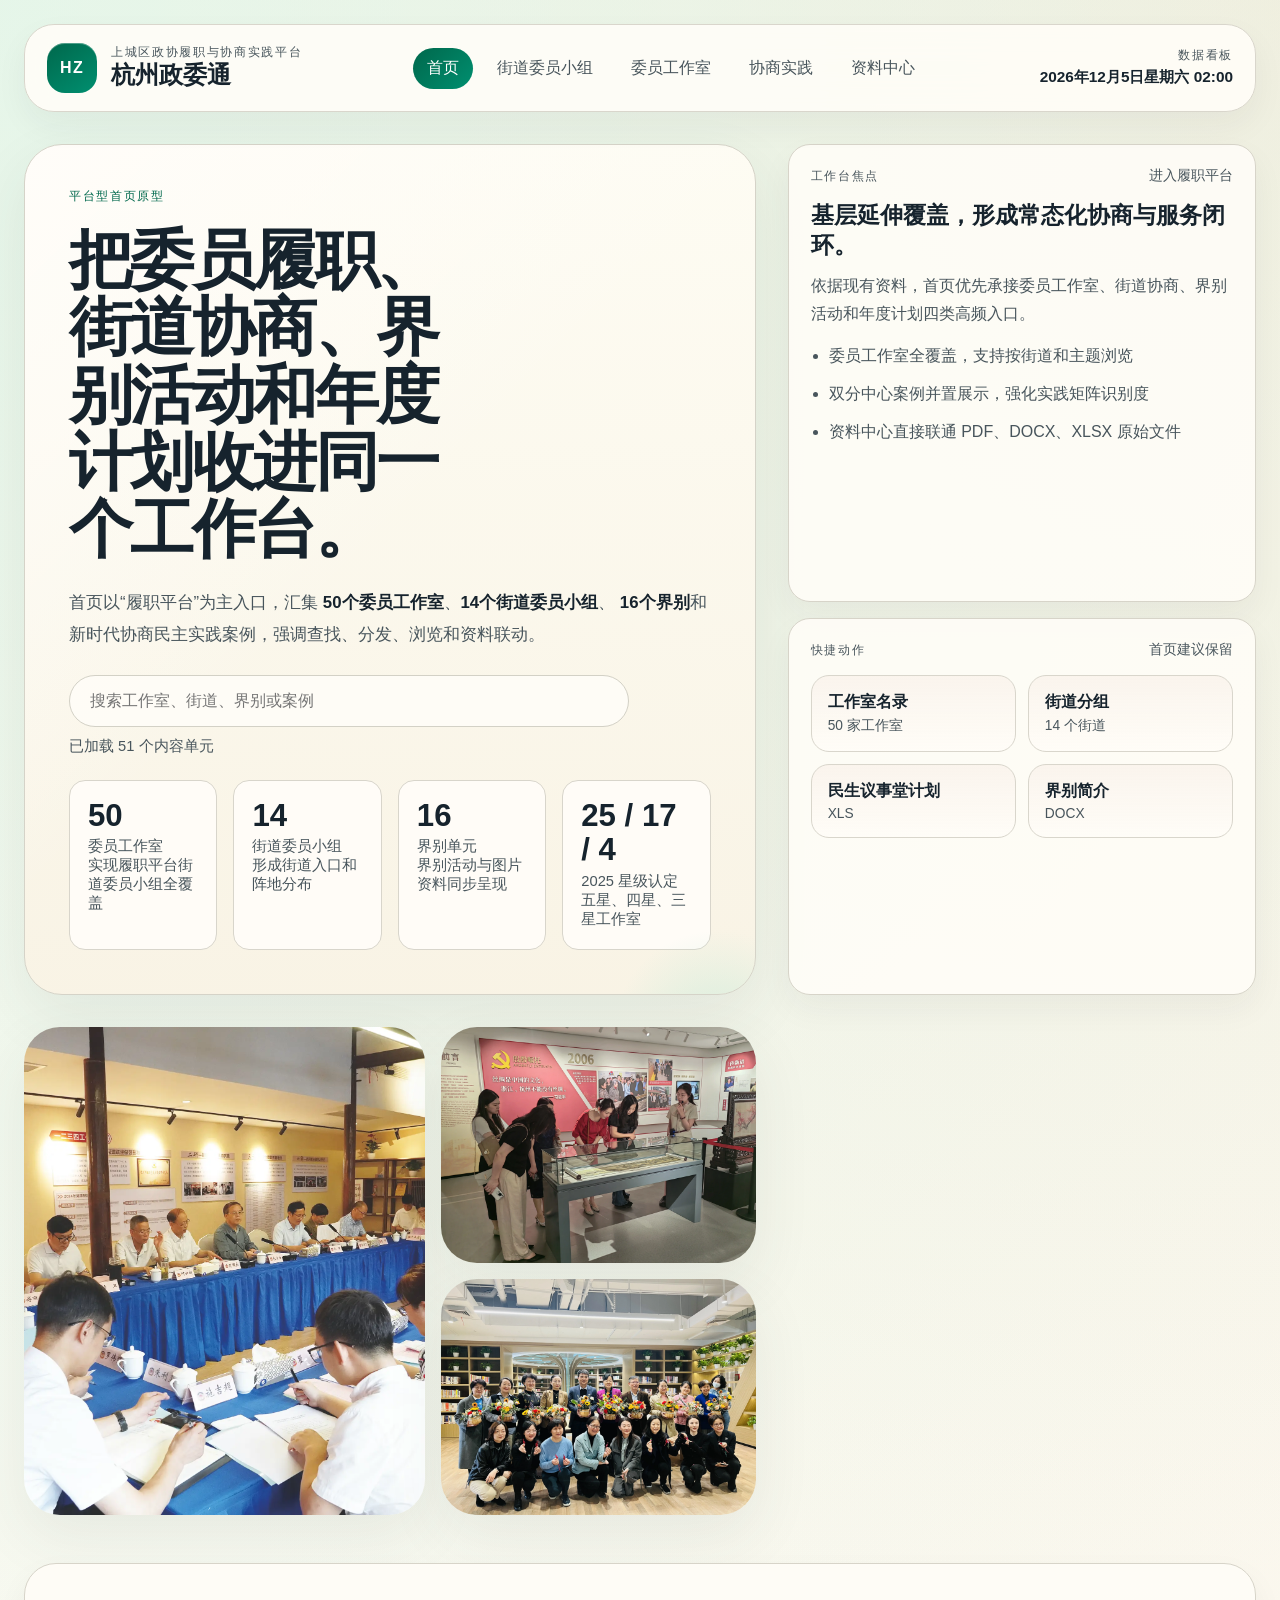
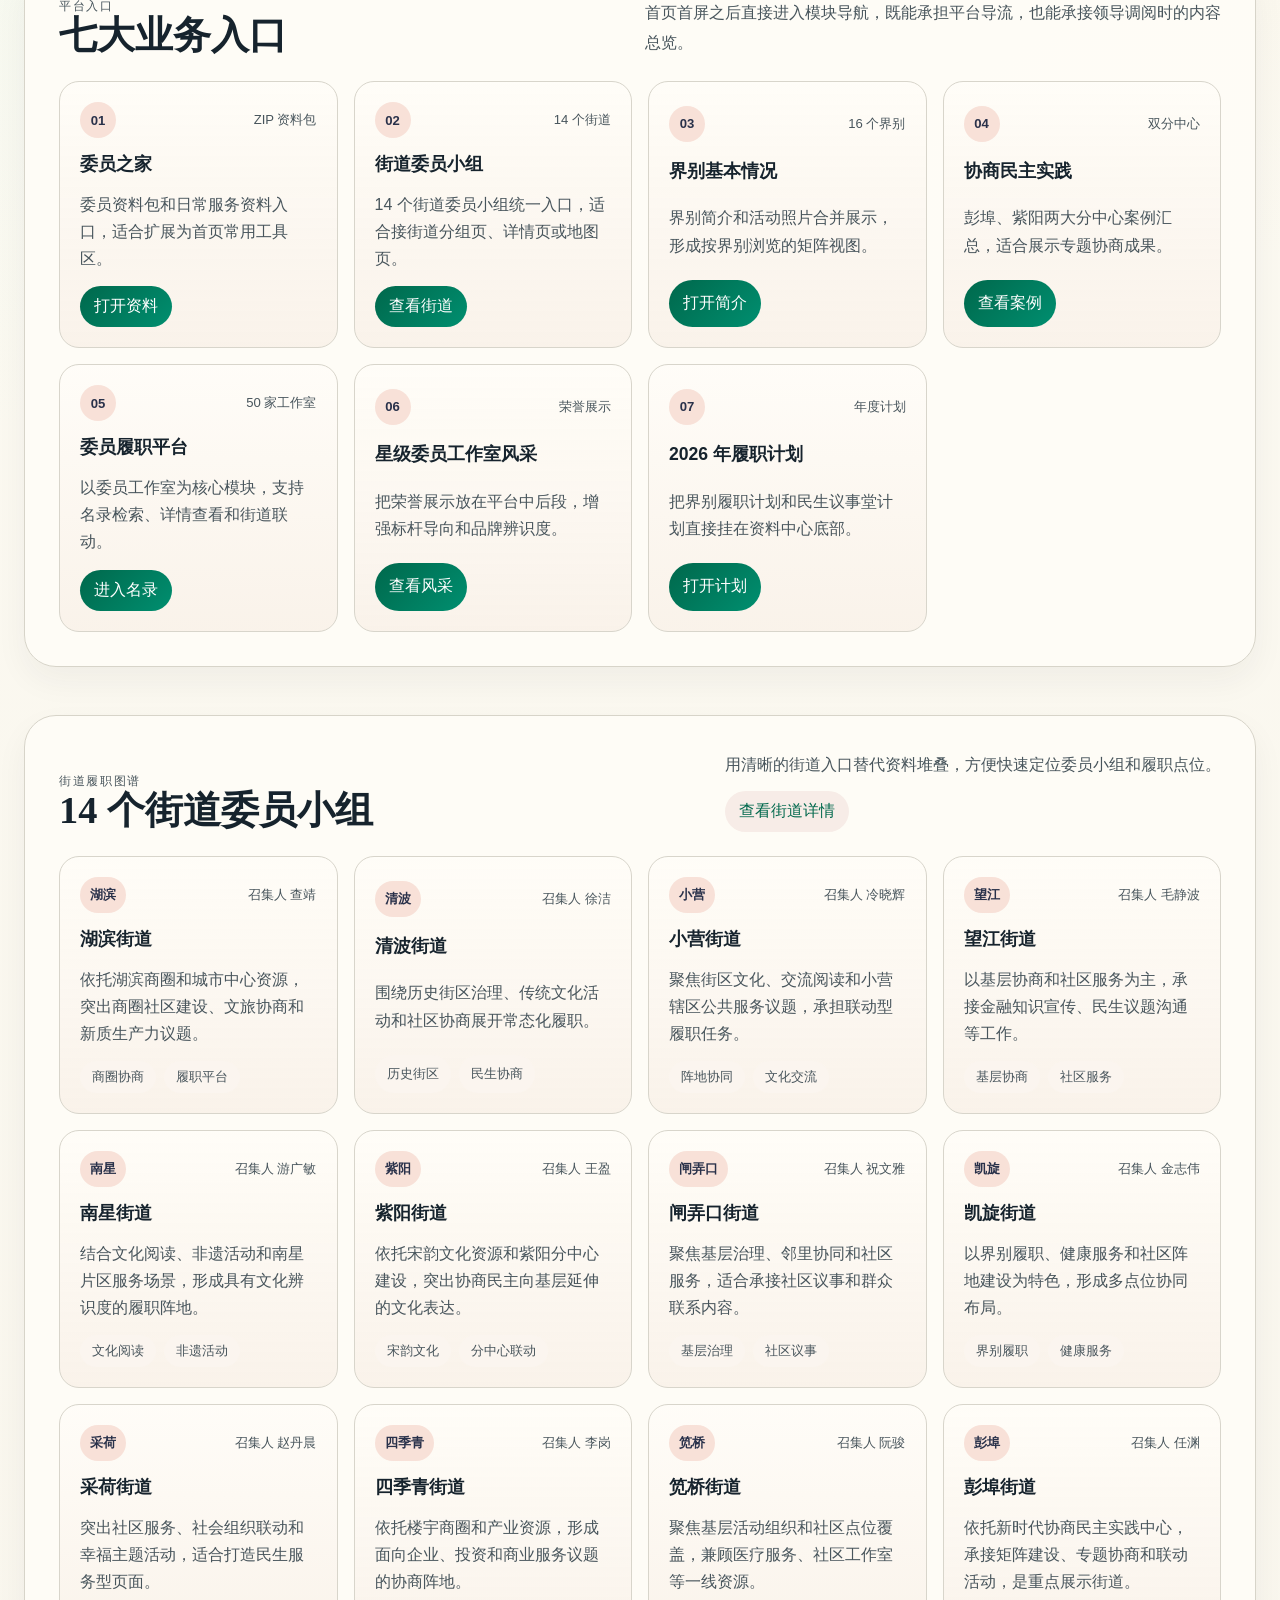
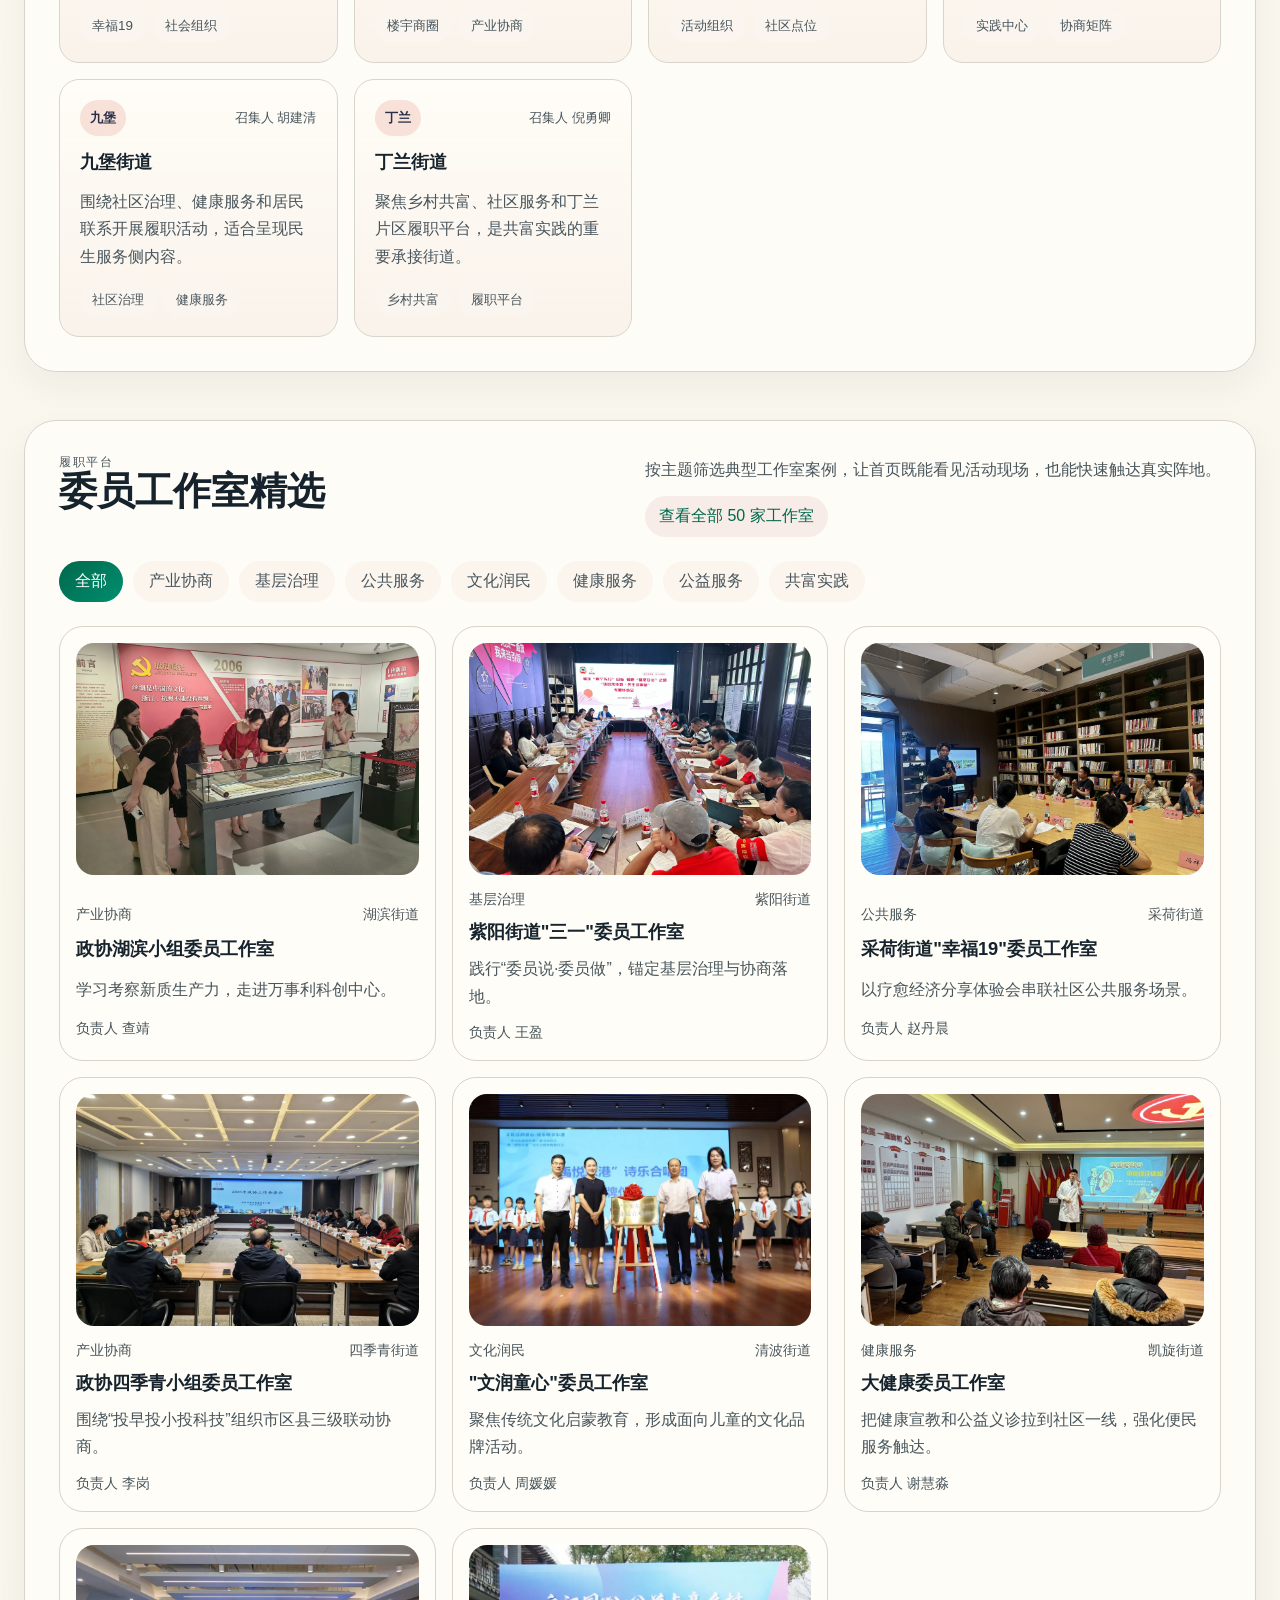
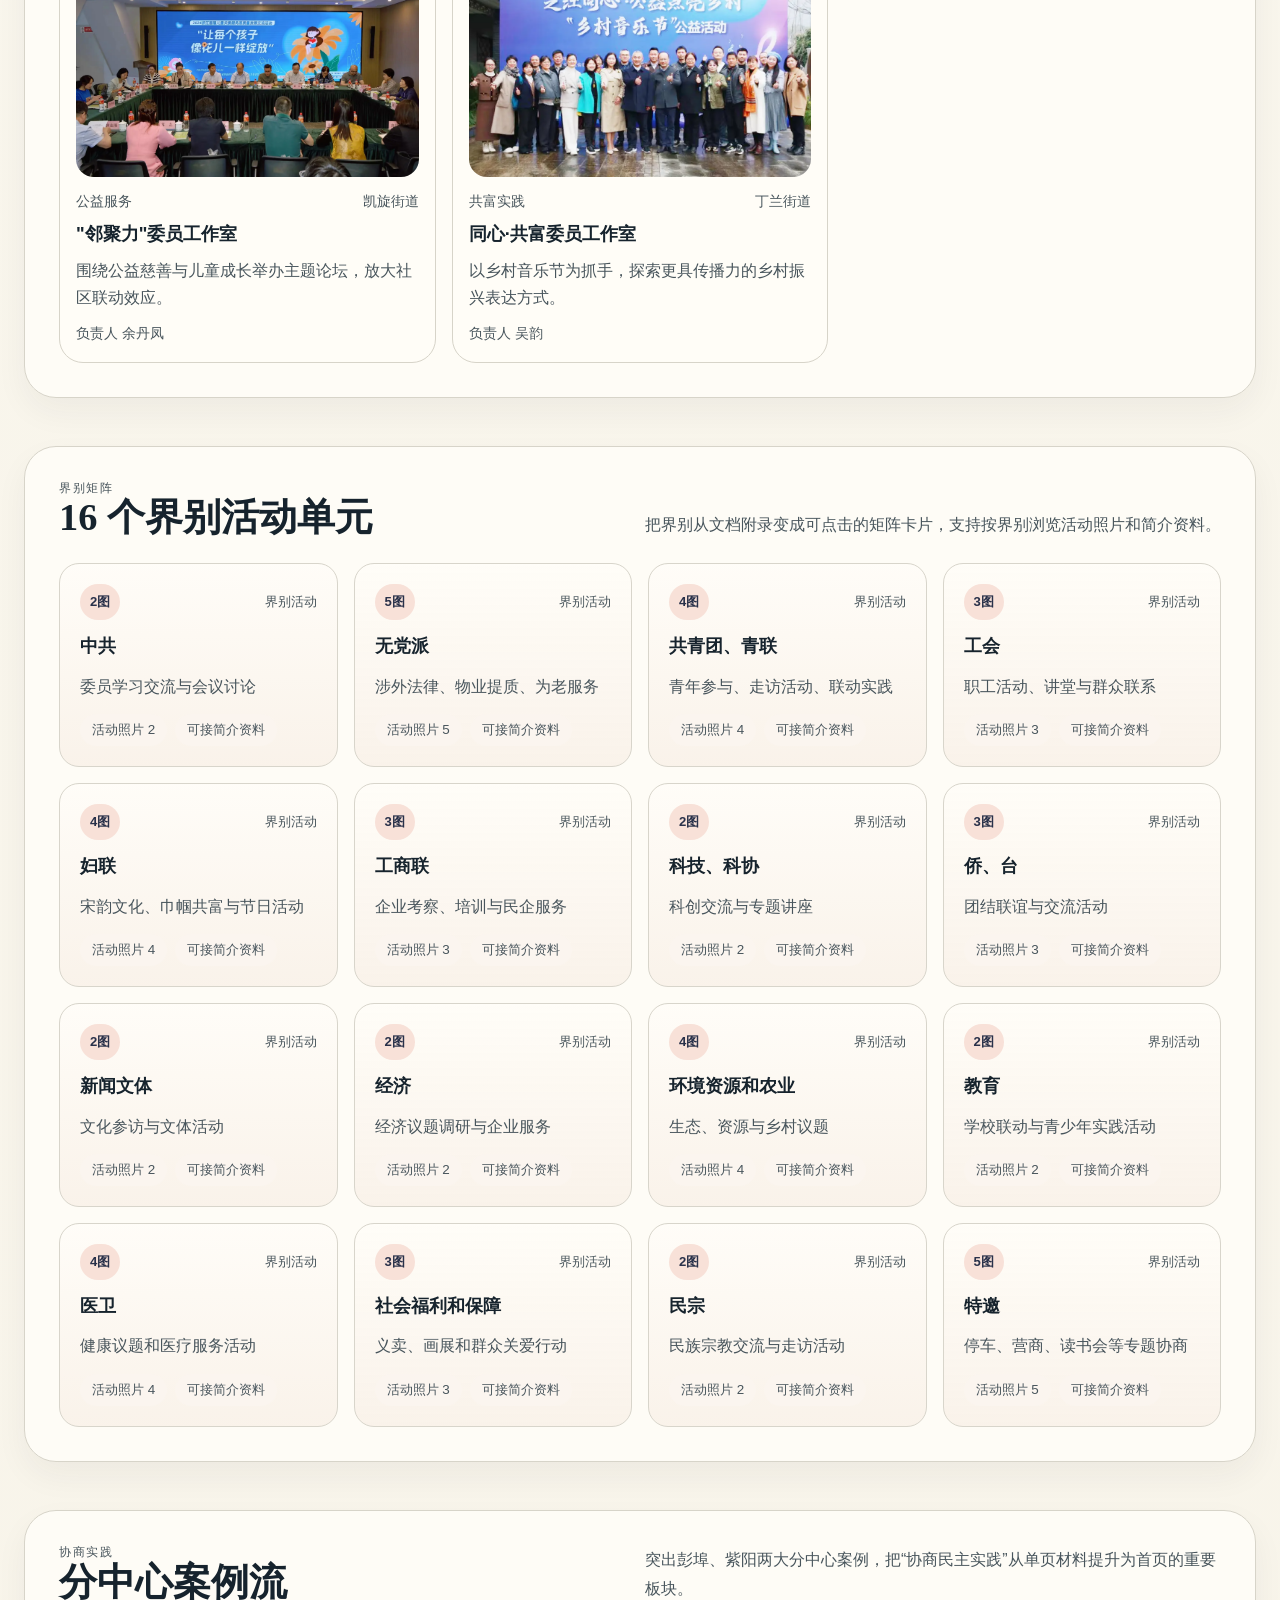
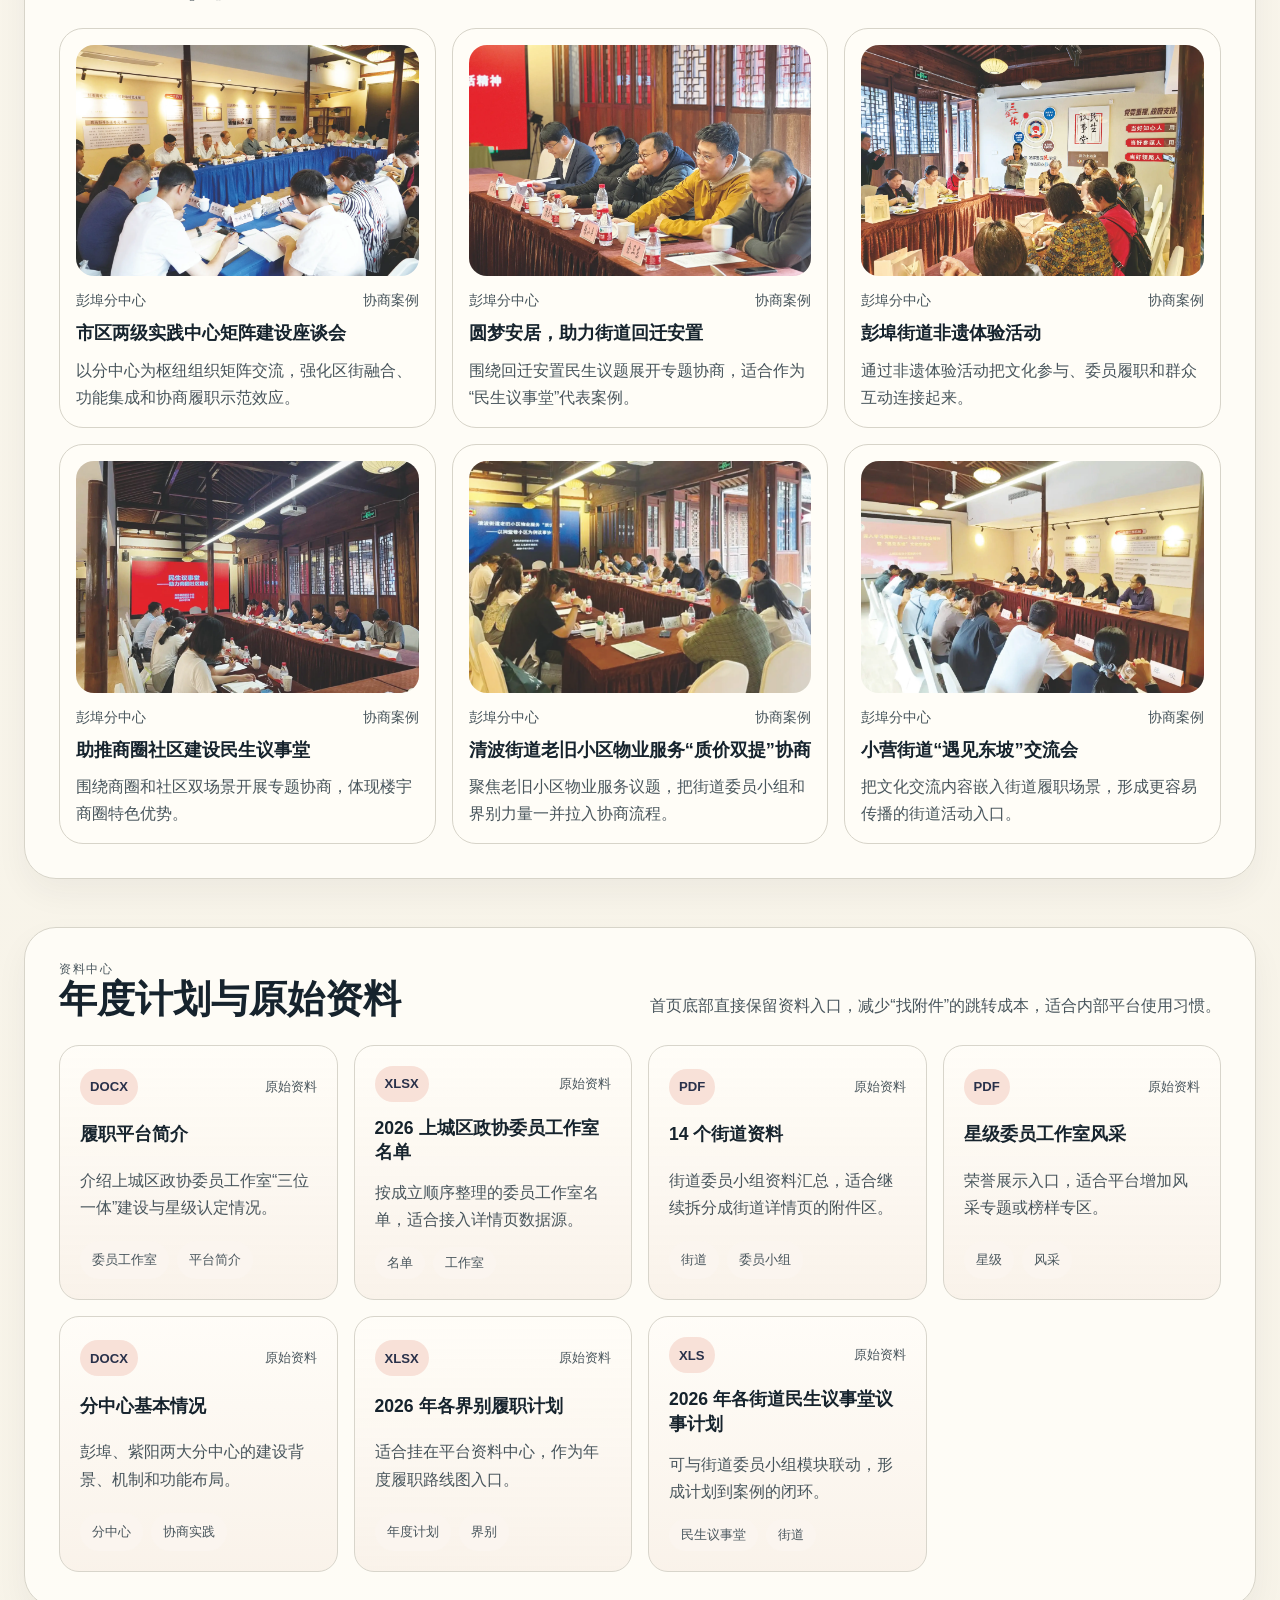
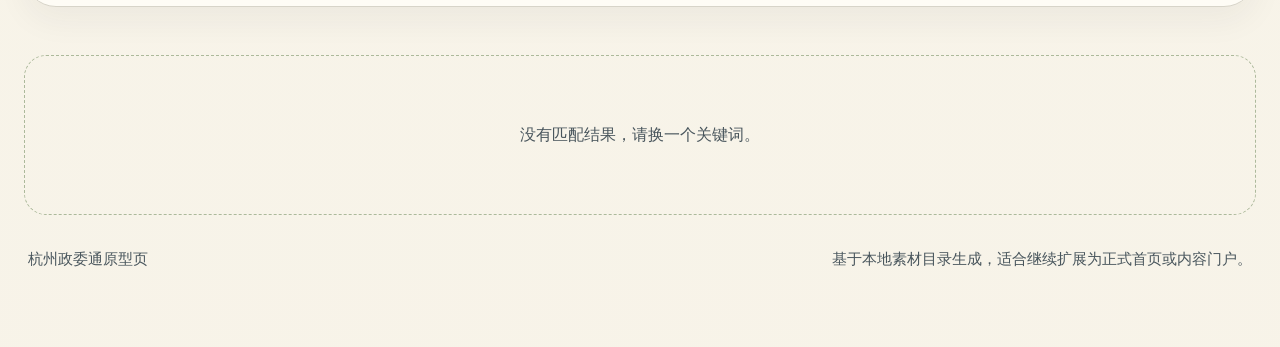
<file: index.html>
<!DOCTYPE html>
<html lang="zh-CN">
  <head>
    <meta charset="UTF-8" />
    <meta name="viewport" content="width=device-width, initial-scale=1.0" />
    <title>杭州政委通</title>
    <meta
      name="description"
      content="杭州政委通，上城区政协履职与协商实践平台首页原型。"
    />
    <link rel="stylesheet" href="./styles.css" />
  </head>
  <body>
    <div class="page-shell">
      <header class="topbar">
        <a class="brand-block" href="./index.html">
          <span class="brand-mark">HZ</span>
          <div>
            <p class="brand-eyebrow">上城区政协履职与协商实践平台</p>
            <h1 class="brand-name">杭州政委通</h1>
          </div>
        </a>
        <nav class="topnav" aria-label="主导航">
          <a class="is-current" href="./index.html">首页</a>
          <a href="./streets.html">街道委员小组</a>
          <a href="./studios.html">委员工作室</a>
          <a href="#practice">协商实践</a>
          <a href="#docs">资料中心</a>
        </nav>
        <div class="clock-panel">
          <span class="clock-label">数据看板</span>
          <strong id="live-time">2026年4月23日</strong>
        </div>
      </header>

      <main>
        <section class="hero">
          <div class="hero-copy reveal">
            <p class="kicker">平台型首页原型</p>
            <h2>把委员履职、街道协商、界别活动和年度计划收进同一个工作台。</h2>
            <p class="hero-summary">
              首页以“履职平台”为主入口，汇集
              <strong>50个委员工作室</strong>、<strong>14个街道委员小组</strong>、
              <strong>16个界别</strong>和新时代协商民主实践案例，强调查找、分发、浏览和资料联动。
            </p>

            <form class="search-panel" role="search">
              <label class="sr-only" for="search-input">搜索平台内容</label>
              <input
                id="search-input"
                type="search"
                placeholder="搜索工作室、街道、界别或案例"
                autocomplete="off"
              />
              <span id="search-count" class="search-count">已加载 44 个内容单元</span>
            </form>

            <div class="metric-strip" id="metrics"></div>
          </div>

          <aside class="hero-board reveal">
            <div class="board-card board-priority">
              <div class="board-head">
                <span class="board-label">工作台焦点</span>
                <a href="#studios">进入履职平台</a>
              </div>
              <h3>基层延伸覆盖，形成常态化协商与服务闭环。</h3>
              <p>
                依据现有资料，首页优先承接委员工作室、街道协商、界别活动和年度计划四类高频入口。
              </p>
              <ul class="board-list">
                <li>委员工作室全覆盖，支持按街道和主题浏览</li>
                <li>双分中心案例并置展示，强化实践矩阵识别度</li>
                <li>资料中心直接联通 PDF、DOCX、XLSX 原始文件</li>
              </ul>
            </div>

            <div class="board-card board-actions">
              <div class="board-head">
                <span class="board-label">快捷动作</span>
                <span class="board-mini">首页建议保留</span>
              </div>
              <div class="action-grid" id="quick-actions"></div>
            </div>
          </aside>

          <div class="hero-media reveal">
            <figure class="media-large">
              <img
                data-src="./data/4. 市政协新时代协商民主实践 - 上城分中心/分中心/彭埠1-市政协新时代协商民主实践中心矩阵建设座谈会在实践中心上城区分中心召开，市政协毛溪浩副主席参加.webp"
                alt="上城区实践分中心协商活动现场"
              />
            </figure>
            <figure class="media-small media-top">
              <img
                data-src="./data/5. 委员履职平台/1-政协湖滨小组委员工作室-学习考察新质生产力一-万事利科创中心.webp"
                alt="委员工作室现场照片"
              />
            </figure>
            <figure class="media-small media-bottom">
              <img
                data-src="./data/3. 界别基本情况/活动照片/5妇联/妇联界别开展“品宋韵文化  做精致丽人”三八节活动.webp"
                alt="界别活动现场照片"
              />
            </figure>
          </div>
        </section>

        <section class="section-block reveal" id="modules">
          <div class="section-head">
            <div>
              <p class="section-kicker">平台入口</p>
              <h2>七大业务入口</h2>
            </div>
            <p class="section-note">
              首页首屏之后直接进入模块导航，既能承担平台导流，也能承接领导调阅时的内容总览。
            </p>
          </div>
          <div class="module-grid" id="module-grid"></div>
        </section>

        <section class="section-block reveal" id="streets">
          <div class="section-head">
            <div>
              <p class="section-kicker">街道履职图谱</p>
              <h2>14 个街道委员小组</h2>
            </div>
            <div class="section-note-stack">
              <p class="section-note">
                用清晰的街道入口替代资料堆叠，方便快速定位委员小组和履职点位。
              </p>
              <a class="section-action" href="./streets.html">查看街道详情</a>
            </div>
          </div>
          <div class="street-grid" id="street-grid"></div>
        </section>

        <section class="section-block reveal" id="studios">
          <div class="section-head section-head-stack">
            <div>
              <p class="section-kicker">履职平台</p>
              <h2>委员工作室精选</h2>
            </div>
            <div class="section-note-stack">
              <p class="section-note">
                按主题筛选典型工作室案例，让首页既能看见活动现场，也能快速触达真实阵地。
              </p>
              <a class="section-action" href="./studios.html">查看全部 50 家工作室</a>
            </div>
          </div>
          <div class="filter-bar" id="studio-filters"></div>
          <div class="studio-grid" id="studio-grid"></div>
        </section>

        <section class="section-block reveal" id="sectors">
          <div class="section-head">
            <div>
              <p class="section-kicker">界别矩阵</p>
              <h2>16 个界别活动单元</h2>
            </div>
            <p class="section-note">
              把界别从文档附录变成可点击的矩阵卡片，支持按界别浏览活动照片和简介资料。
            </p>
          </div>
          <div class="sector-grid" id="sector-grid"></div>
        </section>

        <section class="section-block reveal" id="practice">
          <div class="section-head">
            <div>
              <p class="section-kicker">协商实践</p>
              <h2>分中心案例流</h2>
            </div>
            <p class="section-note">
              突出彭埠、紫阳两大分中心案例，把“协商民主实践”从单页材料提升为首页的重要板块。
            </p>
          </div>
          <div class="practice-grid" id="practice-grid"></div>
        </section>

        <section class="section-block reveal" id="docs">
          <div class="section-head">
            <div>
              <p class="section-kicker">资料中心</p>
              <h2>年度计划与原始资料</h2>
            </div>
            <p class="section-note">
              首页底部直接保留资料入口，减少“找附件”的跳转成本，适合内部平台使用习惯。
            </p>
          </div>
          <div class="docs-grid" id="docs-grid"></div>
        </section>

        <section class="empty-state reveal" id="empty-state" hidden>
          <p>没有匹配结果，请换一个关键词。</p>
        </section>
      </main>

      <footer class="footer">
        <p>杭州政委通原型页</p>
        <p>基于本地素材目录生成，适合继续扩展为正式首页或内容门户。</p>
      </footer>
    </div>

    <script type="module" src="./script.js"></script>
  </body>
</html>
</file>
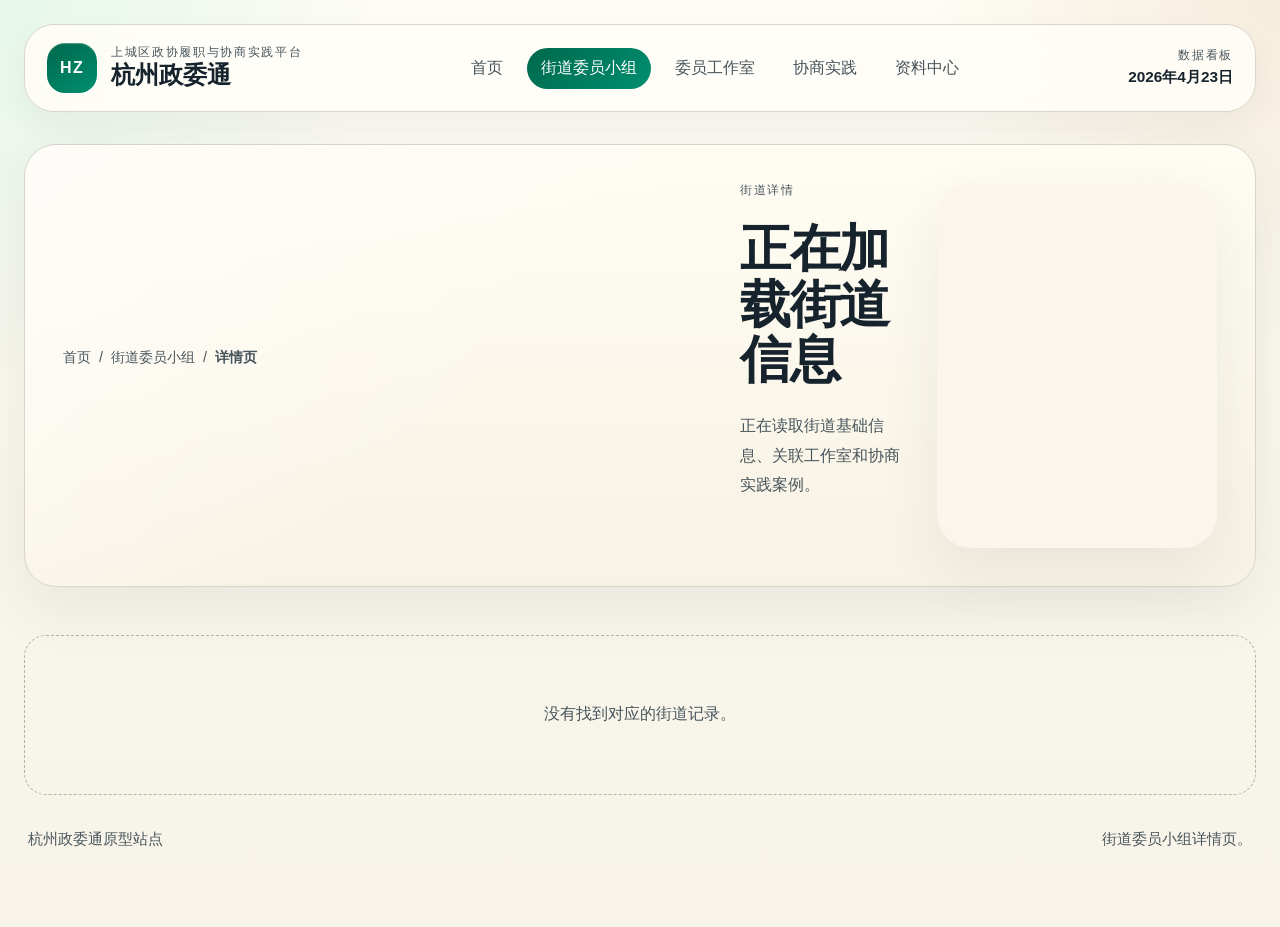
<file: street.html>
<!DOCTYPE html>
<html lang="zh-CN">
  <head>
    <meta charset="UTF-8" />
    <meta name="viewport" content="width=device-width, initial-scale=1.0" />
    <title>街道委员小组详情 | 杭州政委通</title>
    <meta
      name="description"
      content="杭州政委通街道委员小组详情页。"
    />
    <link rel="stylesheet" href="./styles.css" />
  </head>
  <body>
    <div class="page-shell">
      <header class="topbar">
        <a class="brand-block" href="./index.html">
          <span class="brand-mark">HZ</span>
          <div>
            <p class="brand-eyebrow">上城区政协履职与协商实践平台</p>
            <h1 class="brand-name">杭州政委通</h1>
          </div>
        </a>
        <nav class="topnav" aria-label="主导航">
          <a href="./index.html">首页</a>
          <a class="is-current" href="./streets.html">街道委员小组</a>
          <a href="./studios.html">委员工作室</a>
          <a href="./index.html#practice">协商实践</a>
          <a href="./index.html#docs">资料中心</a>
        </nav>
        <div class="clock-panel">
          <span class="clock-label">数据看板</span>
          <strong id="live-time">2026年4月23日</strong>
        </div>
      </header>

      <main id="street-detail-page">
        <section class="page-hero page-hero--detail reveal">
          <div class="breadcrumb">
            <a href="./index.html">首页</a>
            <span>/</span>
            <a href="./streets.html">街道委员小组</a>
            <span>/</span>
            <strong id="street-breadcrumb">详情页</strong>
          </div>

          <div class="detail-hero">
            <div class="detail-copy">
              <p class="section-kicker">街道详情</p>
              <h2 id="street-title">正在加载街道信息</h2>
              <p class="section-note" id="street-summary">
                正在读取街道基础信息、关联工作室和协商实践案例。
              </p>
              <div class="metric-strip metric-strip--detail" id="street-detail-stats"></div>
              <div class="hero-actions" id="street-detail-actions"></div>
            </div>
            <div class="detail-media" id="street-detail-media"></div>
          </div>
        </section>

        <section class="section-block reveal">
          <div class="section-head">
            <div>
              <p class="section-kicker">街道概览</p>
              <h2>街道阵地与履职重点</h2>
            </div>
          </div>
          <div class="detail-columns">
            <article class="info-card">
              <h3>街道说明</h3>
              <div class="content-stack" id="street-overview"></div>
            </article>
            <article class="info-card">
              <h3>基础信息</h3>
              <div class="info-list" id="street-info-list"></div>
            </article>
          </div>
        </section>

        <section class="section-block reveal">
          <div class="section-head">
            <div>
              <p class="section-kicker">街道重点</p>
              <h2>履职矩阵与协同机制</h2>
            </div>
          </div>
          <div class="narrative-grid" id="street-focus-grid"></div>
        </section>

        <section class="section-block reveal">
          <div class="section-head">
            <div>
              <p class="section-kicker">图组展示</p>
              <h2>街道活动现场</h2>
            </div>
          </div>
          <div class="gallery-grid" id="street-gallery-grid"></div>
          <div class="empty-mini" id="street-gallery-empty" hidden>当前街道暂未匹配到图片资料。</div>
        </section>

        <section class="section-block reveal">
          <div class="section-head">
            <div>
              <p class="section-kicker">履职安排</p>
              <h2>服务对象与年度方向</h2>
            </div>
          </div>
          <div class="detail-columns">
            <article class="info-card">
              <h3>重点服务对象</h3>
              <ul class="bullet-list" id="street-service-list"></ul>
            </article>
            <article class="info-card">
              <h3>年度工作方向</h3>
              <ul class="bullet-list" id="street-agenda-list"></ul>
            </article>
          </div>
        </section>

        <section class="section-block reveal">
          <div class="section-head">
            <div>
              <p class="section-kicker">关联工作室</p>
              <h2>街道工作室名录</h2>
            </div>
          </div>
          <div class="studio-grid studio-grid--directory" id="street-studio-grid"></div>
          <div class="empty-mini" id="street-studio-empty" hidden>当前街道暂未匹配到工作室。</div>
        </section>

        <section class="section-block reveal">
          <div class="section-head">
            <div>
              <p class="section-kicker">协商案例</p>
              <h2>相关实践案例</h2>
            </div>
          </div>
          <div class="practice-grid" id="street-practice-grid"></div>
          <div class="empty-mini" id="street-practice-empty" hidden>当前街道暂未匹配到协商案例。</div>
        </section>

        <section class="section-block reveal">
          <div class="section-head">
            <div>
              <p class="section-kicker">资料入口</p>
              <h2>街道相关资料</h2>
            </div>
          </div>
          <div class="docs-grid docs-grid--compact" id="street-resource-grid"></div>
        </section>

        <section class="empty-state reveal" id="street-not-found" hidden>
          <p>没有找到对应的街道记录。</p>
        </section>
      </main>

      <footer class="footer">
        <p>杭州政委通原型站点</p>
        <p>街道委员小组详情页。</p>
      </footer>
    </div>

    <script type="module" src="./street-detail.js"></script>
  </body>
</html>
</file>
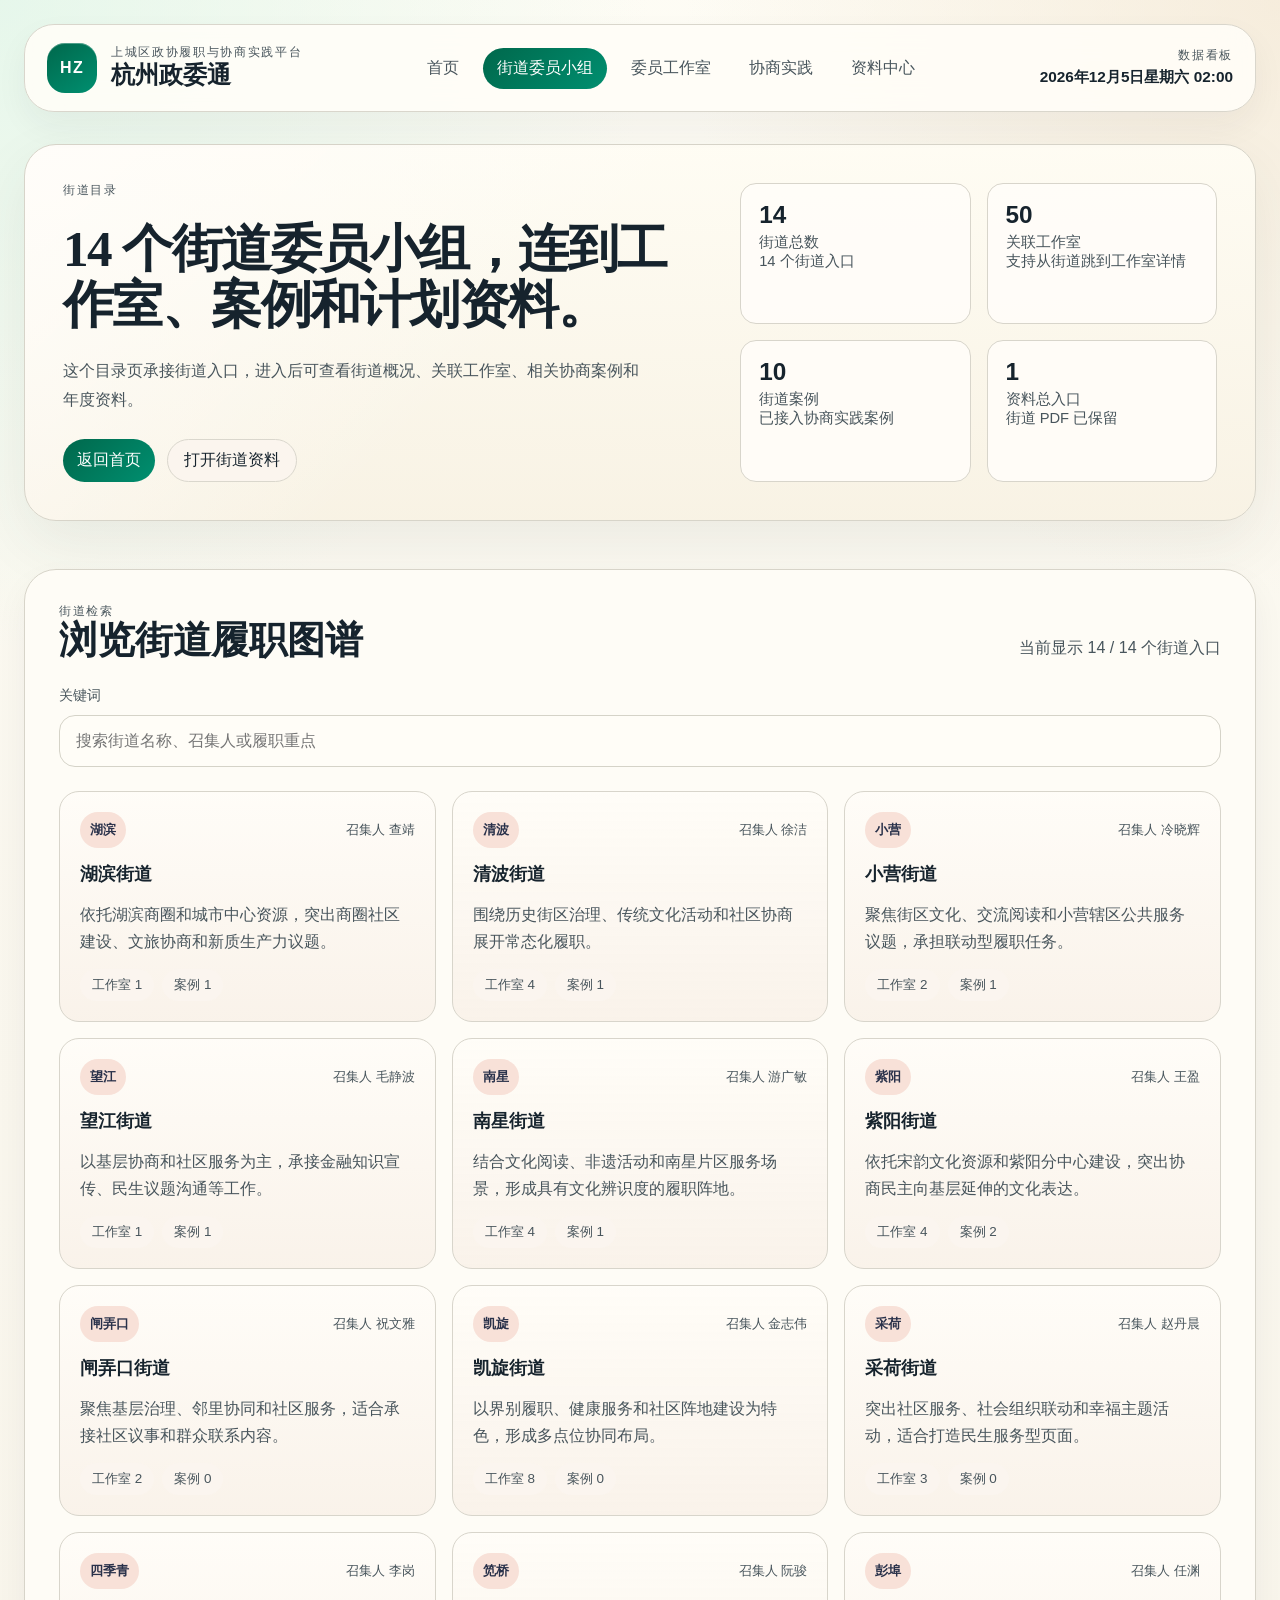
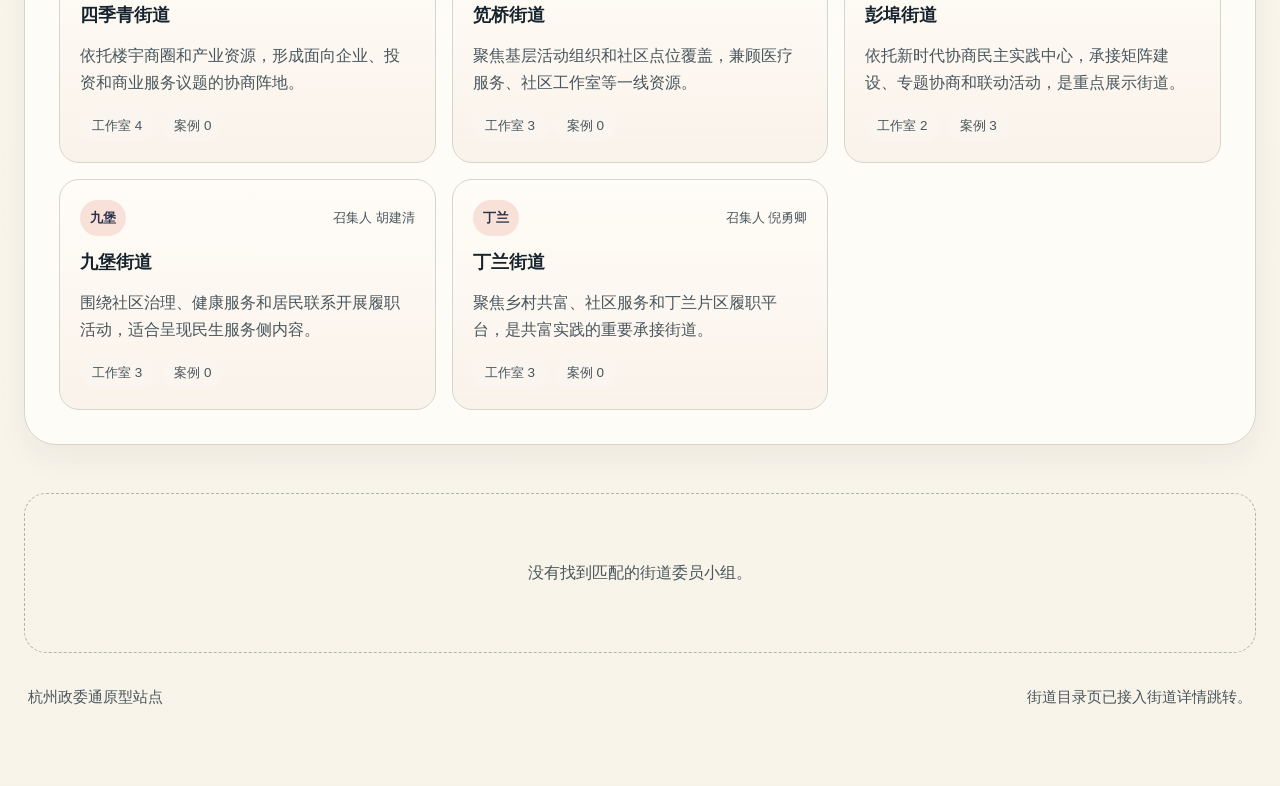
<file: streets.html>
<!DOCTYPE html>
<html lang="zh-CN">
  <head>
    <meta charset="UTF-8" />
    <meta name="viewport" content="width=device-width, initial-scale=1.0" />
    <title>街道委员小组 | 杭州政委通</title>
    <meta
      name="description"
      content="杭州政委通街道委员小组页，支持查看14个街道与对应履职阵地。"
    />
    <link rel="stylesheet" href="./styles.css" />
  </head>
  <body>
    <div class="page-shell">
      <header class="topbar">
        <a class="brand-block" href="./index.html">
          <span class="brand-mark">HZ</span>
          <div>
            <p class="brand-eyebrow">上城区政协履职与协商实践平台</p>
            <h1 class="brand-name">杭州政委通</h1>
          </div>
        </a>
        <nav class="topnav" aria-label="主导航">
          <a href="./index.html">首页</a>
          <a class="is-current" href="./streets.html">街道委员小组</a>
          <a href="./studios.html">委员工作室</a>
          <a href="./index.html#practice">协商实践</a>
          <a href="./index.html#docs">资料中心</a>
        </nav>
        <div class="clock-panel">
          <span class="clock-label">数据看板</span>
          <strong id="live-time">2026年4月23日</strong>
        </div>
      </header>

      <main>
        <section class="page-hero reveal">
          <div class="page-hero__intro">
            <p class="section-kicker">街道目录</p>
            <h2>14 个街道委员小组，连到工作室、案例和计划资料。</h2>
            <p class="section-note">
              这个目录页承接街道入口，进入后可查看街道概况、关联工作室、相关协商案例和年度资料。
            </p>
            <div class="hero-actions">
              <a class="card-link" href="./index.html">返回首页</a>
              <a class="ghost-link" href="./data/2. 街道委员小组/14个街道.pdf">打开街道资料</a>
            </div>
          </div>
          <aside class="page-hero__side">
            <div class="metric-strip metric-strip--stack" id="street-directory-stats"></div>
          </aside>
        </section>

        <section class="section-block reveal">
          <div class="section-head">
            <div>
              <p class="section-kicker">街道检索</p>
              <h2>浏览街道履职图谱</h2>
            </div>
            <p class="section-note" id="street-directory-count">正在加载街道数据</p>
          </div>

          <div class="toolbar-grid">
            <label class="field field--wide">
              <span>关键词</span>
              <input id="street-search" type="search" placeholder="搜索街道名称、召集人或履职重点" />
            </label>
          </div>

          <div class="street-grid street-grid--directory" id="street-directory-grid"></div>
        </section>

        <section class="empty-state reveal" id="street-directory-empty" hidden>
          <p>没有找到匹配的街道委员小组。</p>
        </section>
      </main>

      <footer class="footer">
        <p>杭州政委通原型站点</p>
        <p>街道目录页已接入街道详情跳转。</p>
      </footer>
    </div>

    <script type="module" src="./streets.js"></script>
  </body>
</html>
</file>
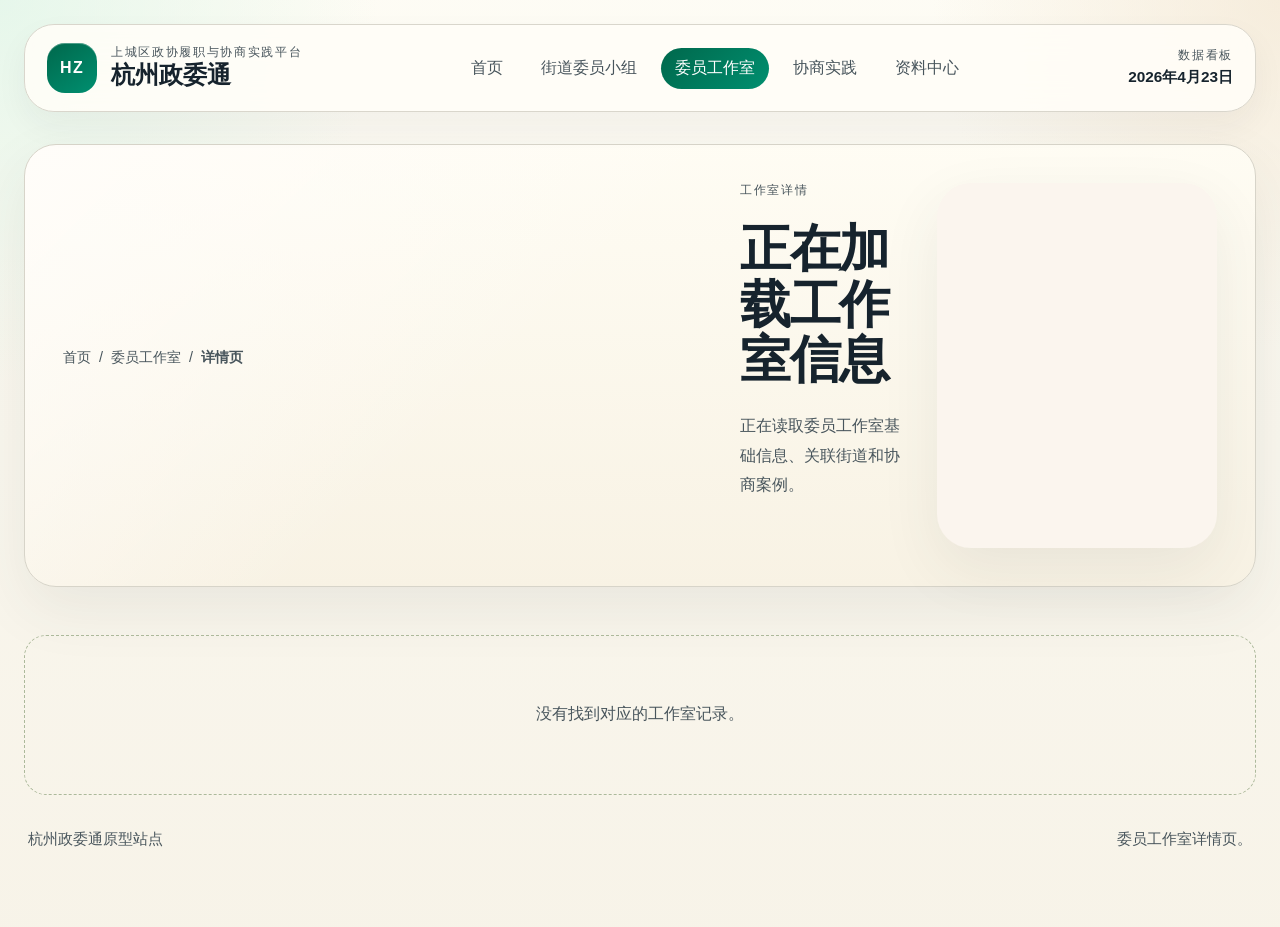
<file: studio.html>
<!DOCTYPE html>
<html lang="zh-CN">
  <head>
    <meta charset="UTF-8" />
    <meta name="viewport" content="width=device-width, initial-scale=1.0" />
    <title>委员工作室详情 | 杭州政委通</title>
    <meta
      name="description"
      content="杭州政委通委员工作室详情页。"
    />
    <link rel="stylesheet" href="./styles.css" />
  </head>
  <body>
    <div class="page-shell">
      <header class="topbar">
        <a class="brand-block" href="./index.html">
          <span class="brand-mark">HZ</span>
          <div>
            <p class="brand-eyebrow">上城区政协履职与协商实践平台</p>
            <h1 class="brand-name">杭州政委通</h1>
          </div>
        </a>
        <nav class="topnav" aria-label="主导航">
          <a href="./index.html">首页</a>
          <a href="./streets.html">街道委员小组</a>
          <a class="is-current" href="./studios.html">委员工作室</a>
          <a href="./index.html#practice">协商实践</a>
          <a href="./index.html#docs">资料中心</a>
        </nav>
        <div class="clock-panel">
          <span class="clock-label">数据看板</span>
          <strong id="live-time">2026年4月23日</strong>
        </div>
      </header>

      <main id="studio-detail-page">
        <section class="page-hero page-hero--detail reveal" id="studio-detail-hero">
          <div class="breadcrumb">
            <a href="./index.html">首页</a>
            <span>/</span>
            <a href="./studios.html">委员工作室</a>
            <span>/</span>
            <strong id="studio-breadcrumb">详情页</strong>
          </div>

          <div class="detail-hero">
            <div class="detail-copy">
              <p class="section-kicker" id="studio-category">工作室详情</p>
              <h2 id="studio-title">正在加载工作室信息</h2>
              <p class="section-note" id="studio-summary">
                正在读取委员工作室基础信息、关联街道和协商案例。
              </p>
              <div class="metric-strip metric-strip--detail" id="studio-detail-stats"></div>
              <div class="hero-actions" id="studio-detail-actions"></div>
            </div>
            <div class="detail-media" id="studio-detail-media"></div>
          </div>
        </section>

        <section class="section-block reveal">
          <div class="section-head">
            <div>
              <p class="section-kicker">履职概览</p>
              <h2>基础信息与平台定位</h2>
            </div>
          </div>
          <div class="detail-columns">
            <article class="info-card">
              <h3>工作室概况</h3>
              <div class="content-stack" id="studio-overview"></div>
            </article>
            <article class="info-card">
              <h3>基本信息</h3>
              <div class="info-list" id="studio-info-list"></div>
            </article>
          </div>
        </section>

        <section class="section-block reveal">
          <div class="section-head">
            <div>
              <p class="section-kicker">履职重点</p>
              <h2>工作室定位与协同机制</h2>
            </div>
          </div>
          <div class="narrative-grid" id="studio-focus-grid"></div>
        </section>

        <section class="section-block reveal">
          <div class="section-head">
            <div>
              <p class="section-kicker">图组展示</p>
              <h2>活动现场与关联场景</h2>
            </div>
          </div>
          <div class="gallery-grid" id="studio-gallery-grid"></div>
          <div class="empty-mini" id="studio-gallery-empty" hidden>当前工作室暂未匹配到图片资料。</div>
        </section>

        <section class="section-block reveal">
          <div class="section-head">
            <div>
              <p class="section-kicker">履职安排</p>
              <h2>服务对象与年度方向</h2>
            </div>
          </div>
          <div class="detail-columns">
            <article class="info-card">
              <h3>重点服务对象</h3>
              <ul class="bullet-list" id="studio-service-list"></ul>
            </article>
            <article class="info-card">
              <h3>年度工作方向</h3>
              <ul class="bullet-list" id="studio-agenda-list"></ul>
            </article>
          </div>
        </section>

        <section class="section-block reveal">
          <div class="section-head">
            <div>
              <p class="section-kicker">关联街道</p>
              <h2>街道入口与阵地联动</h2>
            </div>
          </div>
          <div id="studio-linked-street"></div>
        </section>

        <section class="section-block reveal">
          <div class="section-head">
            <div>
              <p class="section-kicker">相关案例</p>
              <h2>协商实践案例</h2>
            </div>
          </div>
          <div class="practice-grid" id="studio-practice-grid"></div>
          <div class="empty-mini" id="studio-practice-empty" hidden>当前工作室暂未关联协商案例。</div>
        </section>

        <section class="section-block reveal">
          <div class="section-head">
            <div>
              <p class="section-kicker">资料入口</p>
              <h2>相关附件与名单资料</h2>
            </div>
          </div>
          <div class="docs-grid docs-grid--compact" id="studio-resource-grid"></div>
        </section>

        <section class="section-block reveal">
          <div class="section-head">
            <div>
              <p class="section-kicker">相关推荐</p>
              <h2>同街道或同主题工作室</h2>
            </div>
          </div>
          <div class="studio-grid studio-grid--directory" id="related-studio-grid"></div>
        </section>

        <section class="empty-state reveal" id="studio-not-found" hidden>
          <p>没有找到对应的工作室记录。</p>
        </section>
      </main>

      <footer class="footer">
        <p>杭州政委通原型站点</p>
        <p>委员工作室详情页。</p>
      </footer>
    </div>

    <script type="module" src="./studio-detail.js"></script>
  </body>
</html>
</file>
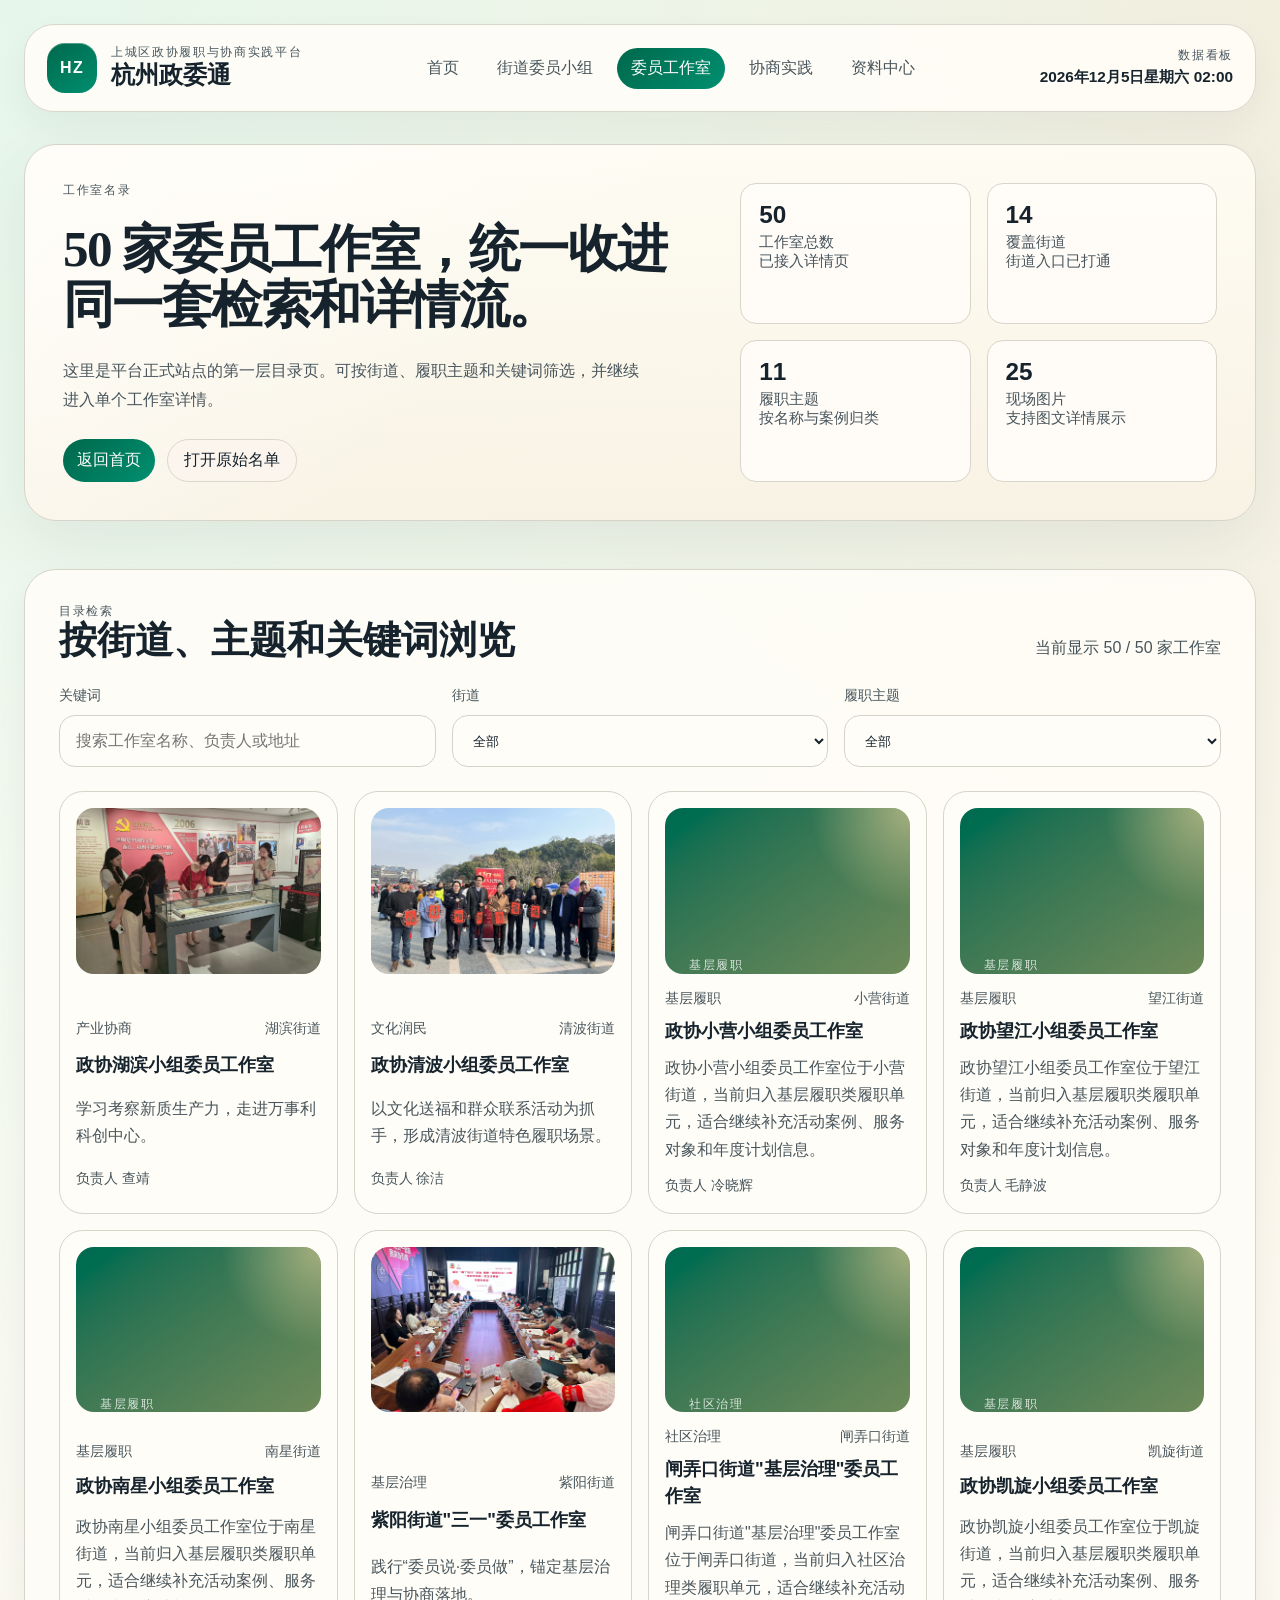
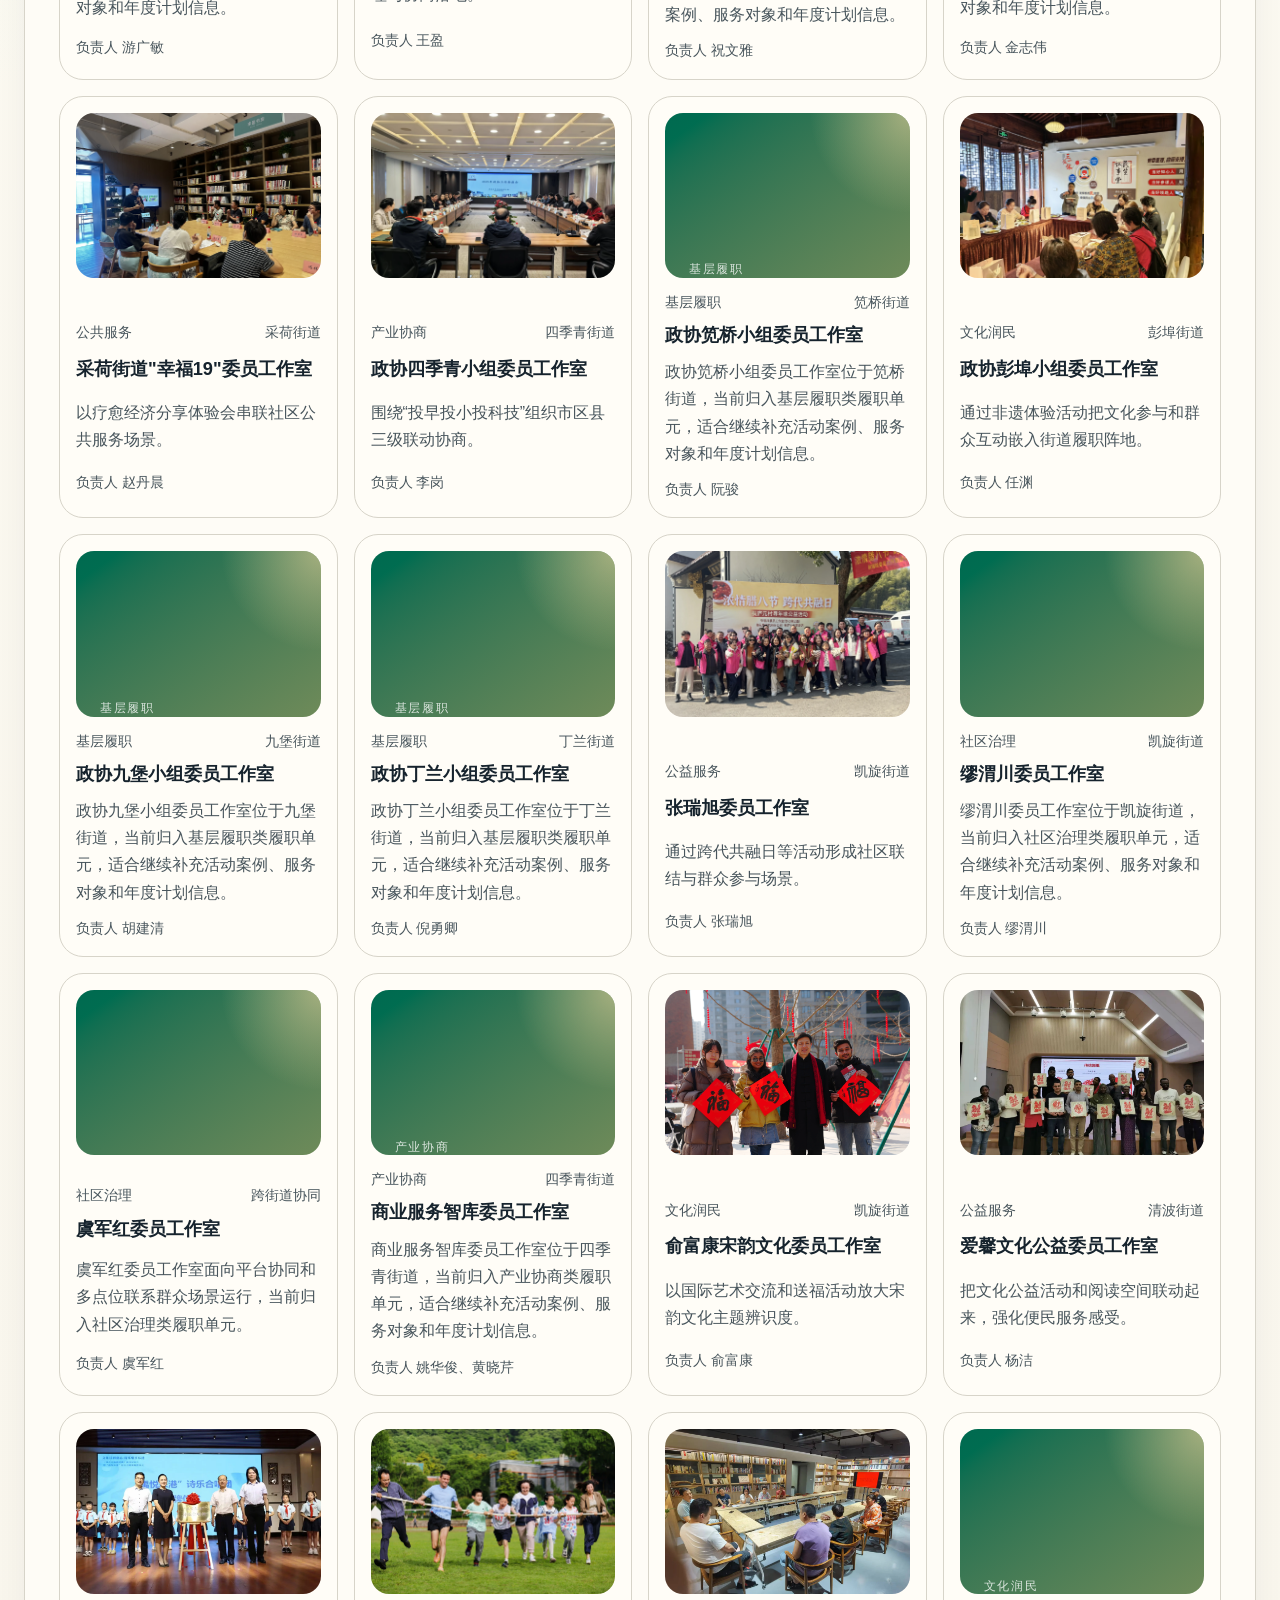
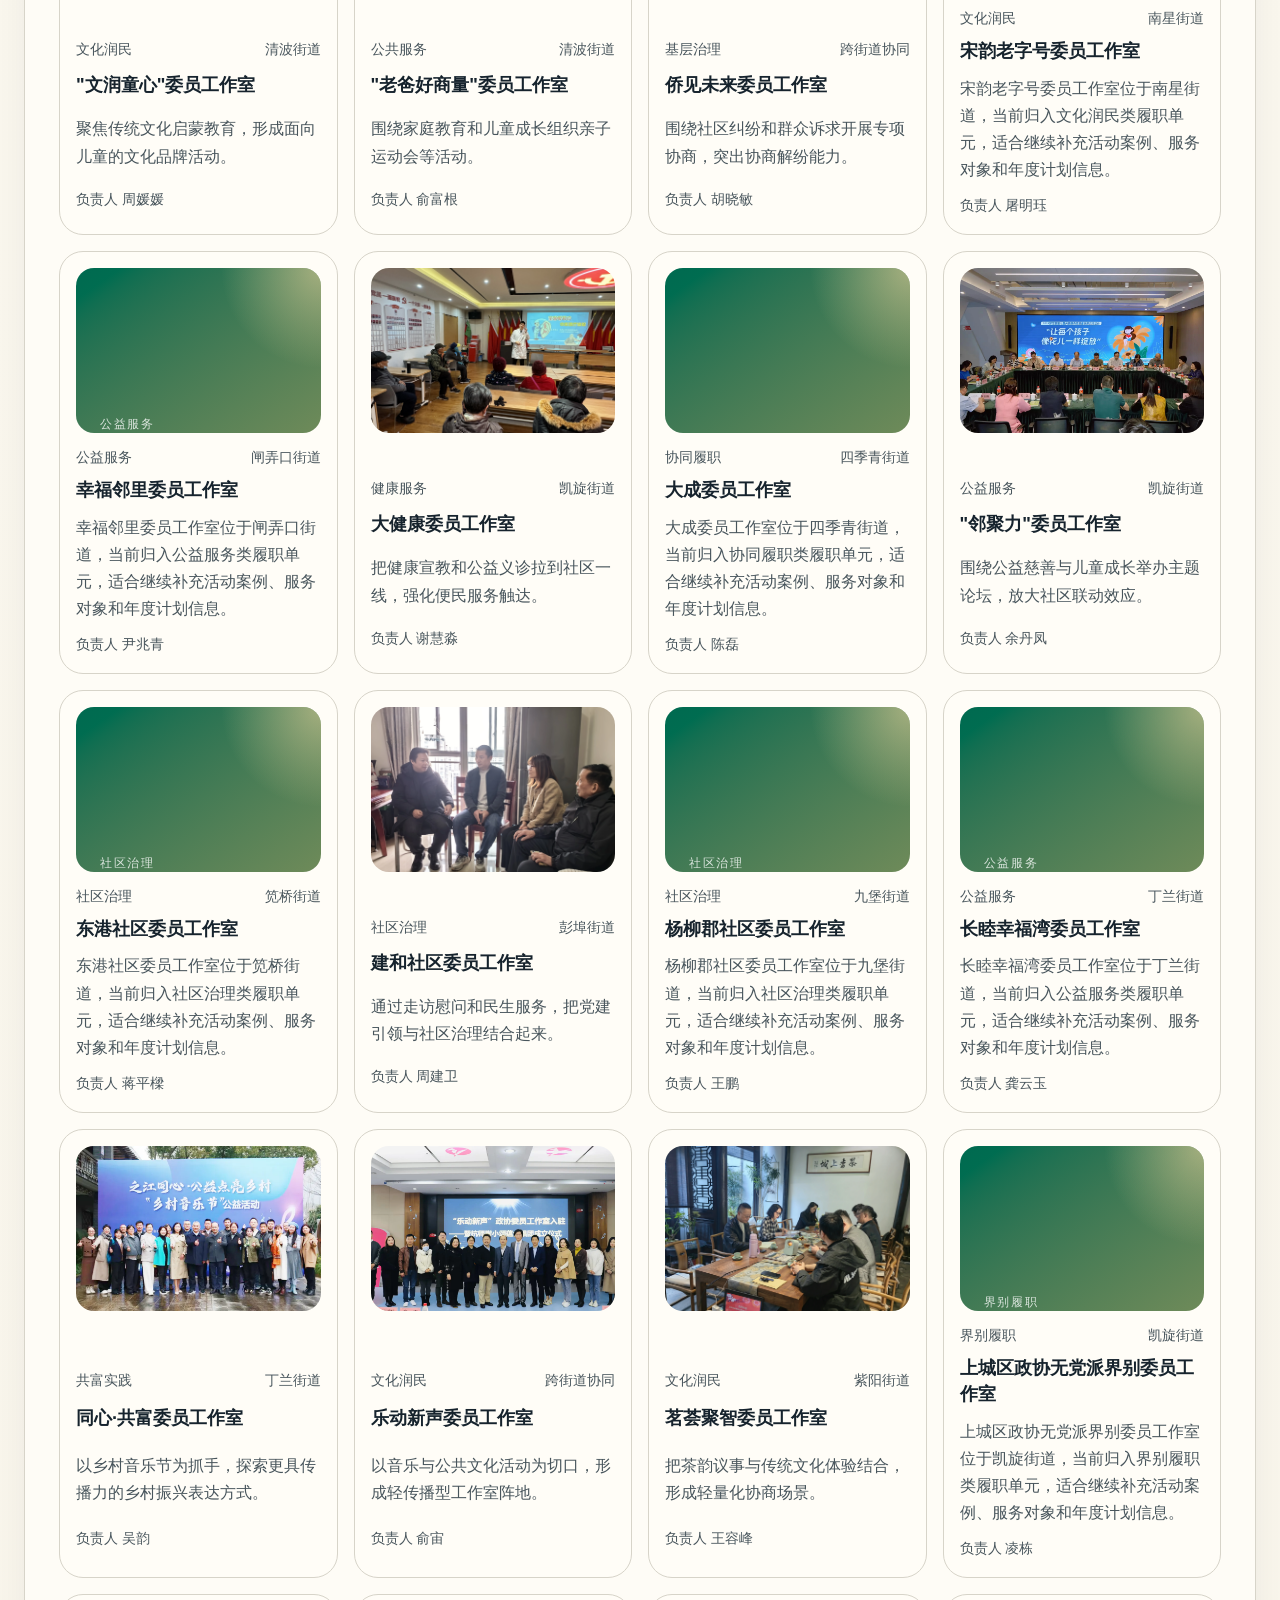
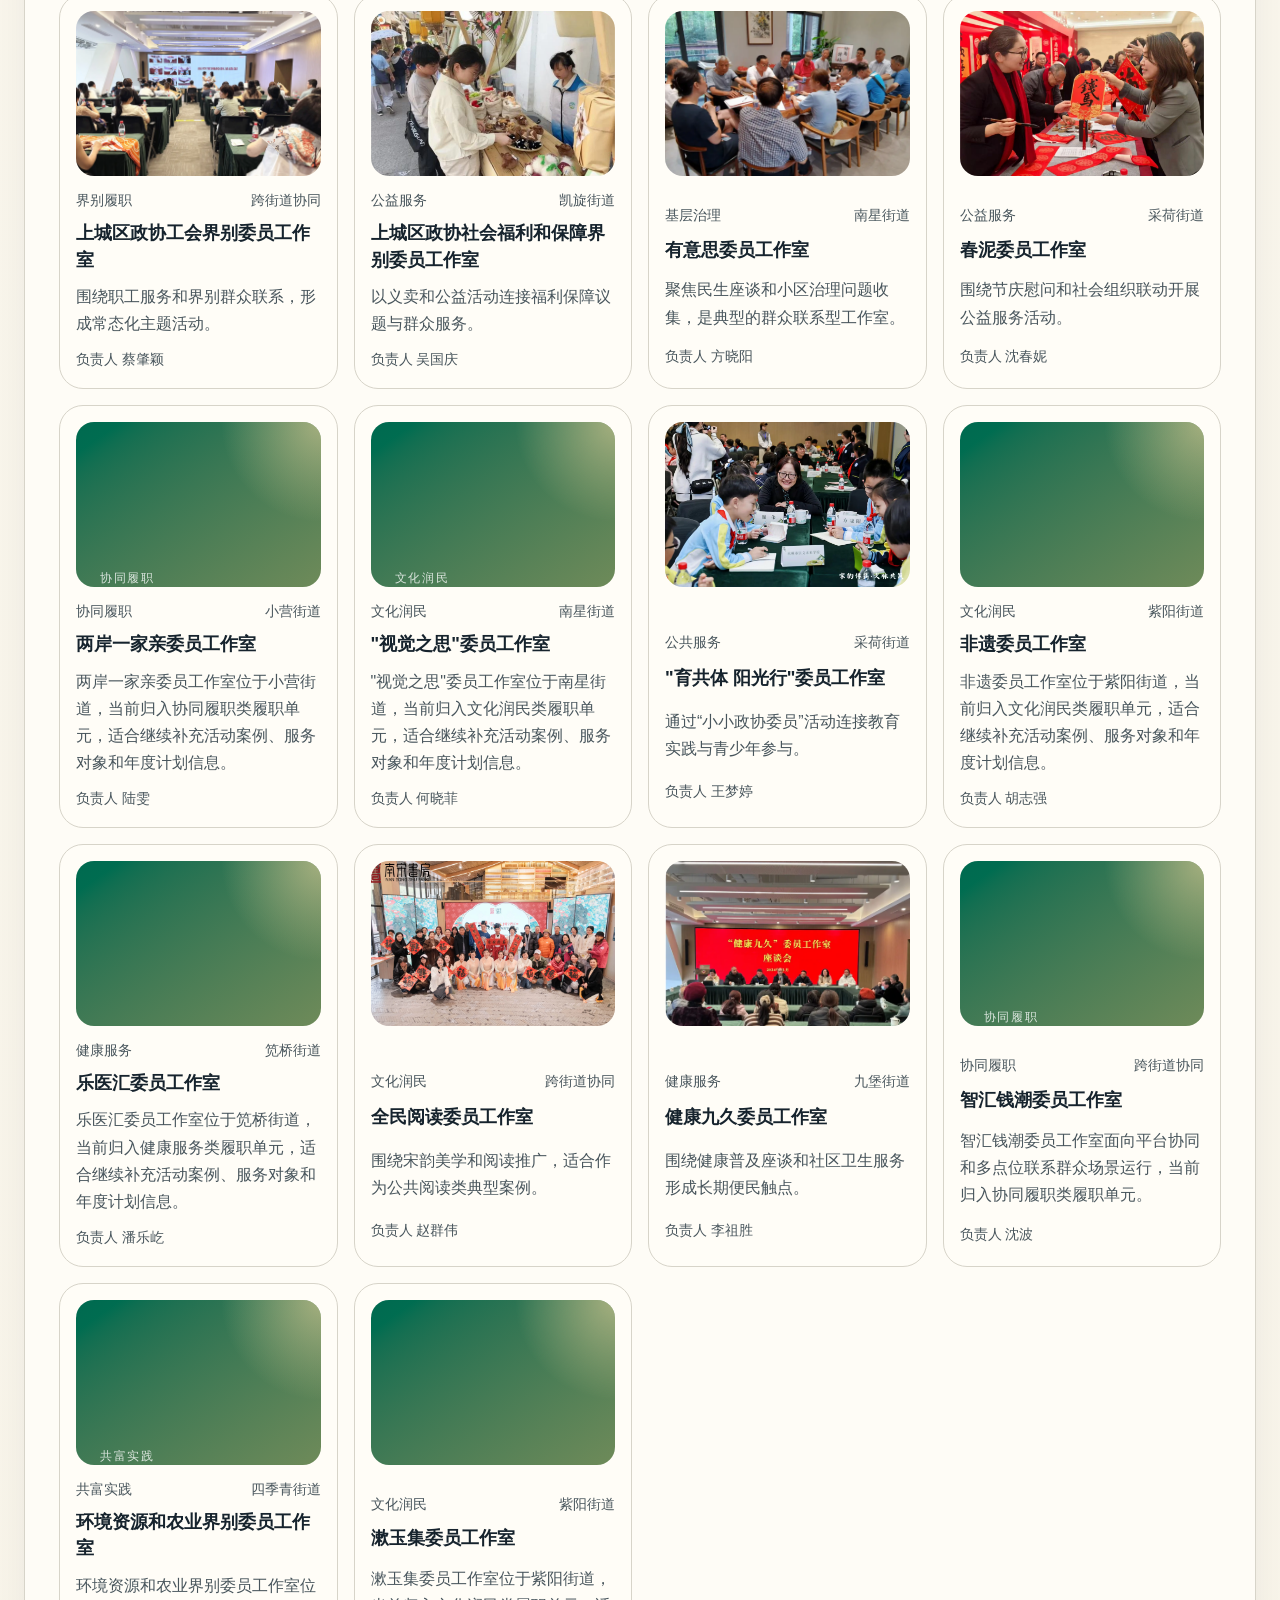
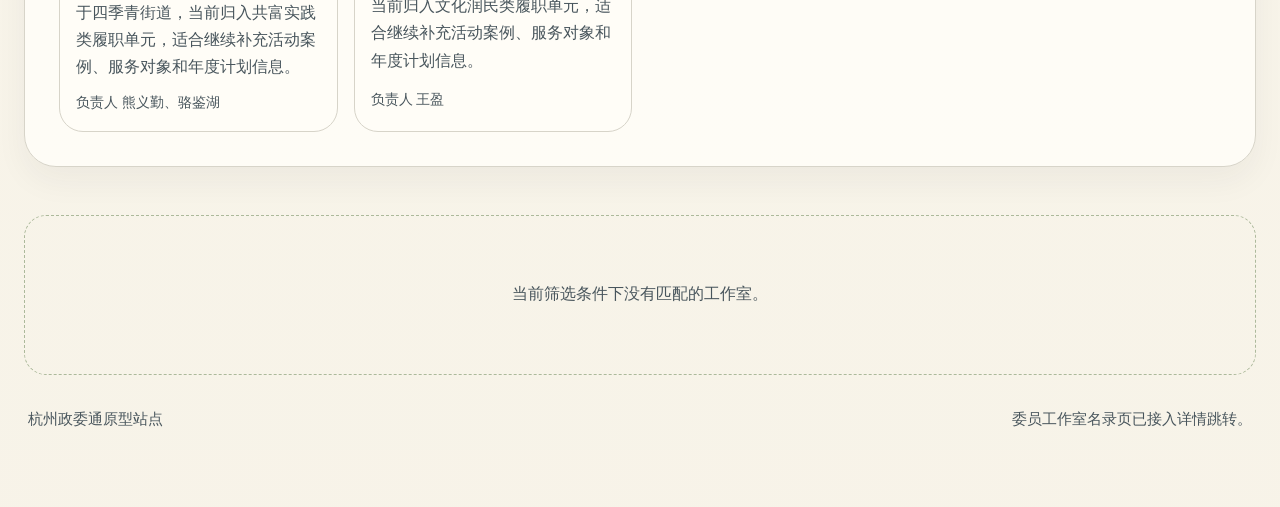
<file: studios.html>
<!DOCTYPE html>
<html lang="zh-CN">
  <head>
    <meta charset="UTF-8" />
    <meta name="viewport" content="width=device-width, initial-scale=1.0" />
    <title>委员工作室名录 | 杭州政委通</title>
    <meta
      name="description"
      content="杭州政委通委员工作室名录页，支持按街道与履职主题筛选。"
    />
    <link rel="stylesheet" href="./styles.css" />
  </head>
  <body>
    <div class="page-shell">
      <header class="topbar">
        <a class="brand-block" href="./index.html">
          <span class="brand-mark">HZ</span>
          <div>
            <p class="brand-eyebrow">上城区政协履职与协商实践平台</p>
            <h1 class="brand-name">杭州政委通</h1>
          </div>
        </a>
        <nav class="topnav" aria-label="主导航">
          <a href="./index.html">首页</a>
          <a href="./streets.html">街道委员小组</a>
          <a class="is-current" href="./studios.html">委员工作室</a>
          <a href="./index.html#practice">协商实践</a>
          <a href="./index.html#docs">资料中心</a>
        </nav>
        <div class="clock-panel">
          <span class="clock-label">数据看板</span>
          <strong id="live-time">2026年4月23日</strong>
        </div>
      </header>

      <main>
        <section class="page-hero reveal">
          <div class="page-hero__intro">
            <p class="section-kicker">工作室名录</p>
            <h2>50 家委员工作室，统一收进同一套检索和详情流。</h2>
            <p class="section-note">
              这里是平台正式站点的第一层目录页。可按街道、履职主题和关键词筛选，并继续进入单个工作室详情。
            </p>
            <div class="hero-actions">
              <a class="card-link" href="./index.html">返回首页</a>
              <a
                class="ghost-link"
                href="./data/5. 委员履职平台/1.2026上城区政协委员工作室名单(按成立顺序).xlsx"
                >打开原始名单</a
              >
            </div>
          </div>
          <aside class="page-hero__side">
            <div class="metric-strip metric-strip--stack" id="studio-directory-stats"></div>
          </aside>
        </section>

        <section class="section-block reveal">
          <div class="section-head">
            <div>
              <p class="section-kicker">目录检索</p>
              <h2>按街道、主题和关键词浏览</h2>
            </div>
            <p class="section-note" id="studio-directory-count">正在加载工作室数据</p>
          </div>

          <div class="toolbar-grid">
            <label class="field">
              <span>关键词</span>
              <input id="studio-search" type="search" placeholder="搜索工作室名称、负责人或地址" />
            </label>
            <label class="field">
              <span>街道</span>
              <select id="street-filter"></select>
            </label>
            <label class="field">
              <span>履职主题</span>
              <select id="category-filter"></select>
            </label>
          </div>

          <div class="studio-grid studio-grid--directory" id="studio-directory-grid"></div>
        </section>

        <section class="empty-state reveal" id="studio-directory-empty" hidden>
          <p>当前筛选条件下没有匹配的工作室。</p>
        </section>
      </main>

      <footer class="footer">
        <p>杭州政委通原型站点</p>
        <p>委员工作室名录页已接入详情跳转。</p>
      </footer>
    </div>

    <script type="module" src="./studios.js"></script>
  </body>
</html>
</file>
<file: styles.css>
:root {
  color-scheme: light;
  --bg: oklch(0.975 0.012 92);
  --bg-soft: oklch(0.955 0.018 88);
  --surface: oklch(0.992 0.008 95 / 0.88);
  --surface-strong: oklch(0.96 0.016 90);
  --ink: oklch(0.25 0.026 240);
  --ink-soft: oklch(0.44 0.02 235);
  --line: oklch(0.84 0.018 110);
  --accent: oklch(0.58 0.112 170);
  --accent-deep: oklch(0.45 0.11 170);
  --signal: oklch(0.62 0.14 48);
  --gold: oklch(0.74 0.1 92);
  --shadow-soft: 0 22px 60px oklch(0.35 0.02 240 / 0.08);
  --shadow-card: 0 14px 32px oklch(0.3 0.02 240 / 0.05);
  --radius-lg: 30px;
  --radius-md: 22px;
  --radius-sm: 16px;
  --space-xs: 4px;
  --space-sm: 8px;
  --space-md: 12px;
  --space-lg: 16px;
  --space-xl: 24px;
  --space-2xl: 32px;
  --space-3xl: 48px;
  --space-4xl: 64px;
  --content-width: min(1360px, calc(100vw - 48px));
}

* {
  box-sizing: border-box;
}

html {
  scroll-behavior: smooth;
}

body {
  margin: 0;
  font-family: "PingFang SC", "Hiragino Sans GB", "Noto Sans CJK SC", sans-serif;
  color: var(--ink);
  background:
    radial-gradient(circle at top left, oklch(0.95 0.03 160 / 0.75), transparent 24%),
    radial-gradient(circle at top right, oklch(0.93 0.03 80 / 0.7), transparent 22%),
    linear-gradient(180deg, oklch(0.99 0.01 96), var(--bg) 36%, oklch(0.965 0.015 90));
  min-height: 100vh;
}

img {
  display: block;
  max-width: 100%;
}

a {
  color: inherit;
  text-decoration: none;
}

button,
input {
  font: inherit;
}

.sr-only {
  position: absolute;
  width: 1px;
  height: 1px;
  padding: 0;
  margin: -1px;
  overflow: hidden;
  clip: rect(0, 0, 0, 0);
  border: 0;
}

.page-shell {
  width: var(--content-width);
  margin: 0 auto;
  padding: var(--space-xl) 0 var(--space-4xl);
}

.topbar {
  position: sticky;
  top: 16px;
  z-index: 20;
  display: grid;
  grid-template-columns: auto 1fr auto;
  align-items: center;
  gap: var(--space-xl);
  padding: 18px 22px;
  margin-bottom: var(--space-2xl);
  background: color-mix(in oklch, var(--surface) 88%, white 12%);
  border: 1px solid color-mix(in oklch, var(--line) 78%, white 22%);
  border-radius: var(--radius-lg);
  box-shadow: var(--shadow-card);
  backdrop-filter: blur(18px);
}

.brand-block {
  display: flex;
  align-items: center;
  gap: 14px;
}

.brand-mark {
  display: inline-grid;
  place-items: center;
  width: 50px;
  height: 50px;
  border-radius: 18px;
  font-weight: 700;
  letter-spacing: 0.08em;
  color: white;
  background: linear-gradient(145deg, var(--accent-deep), var(--accent));
  box-shadow: inset 0 1px 0 oklch(0.96 0.02 170 / 0.34);
}

.brand-eyebrow,
.clock-label,
.kicker,
.section-kicker,
.board-label {
  margin: 0;
  font-size: 0.74rem;
  line-height: 1.2;
  letter-spacing: 0.14em;
  text-transform: uppercase;
  color: var(--ink-soft);
}

.brand-name,
.section-head h2,
.hero-copy h2,
.board-priority h3 {
  margin: 0;
  font-family: "Songti SC", "STSong", serif;
  font-weight: 700;
}

.brand-name {
  font-size: 1.5rem;
}

.topnav {
  display: flex;
  justify-content: center;
  flex-wrap: wrap;
  gap: 10px;
}

.topnav a {
  padding: 10px 14px;
  border-radius: 999px;
  color: var(--ink-soft);
  transition: background-color 180ms ease, color 180ms ease, transform 180ms ease;
}

.topnav a:hover,
.topnav a:focus-visible {
  color: var(--ink);
  background: color-mix(in oklch, var(--surface-strong) 86%, white 14%);
  transform: translateY(-1px);
}

.topnav a.is-current {
  color: white;
  background: linear-gradient(135deg, var(--accent-deep), var(--accent));
}

.clock-panel {
  display: grid;
  gap: 4px;
  justify-items: end;
  text-align: right;
}

.clock-panel strong {
  font-size: 0.96rem;
  font-weight: 600;
  font-variant-numeric: tabular-nums;
}

.hero {
  display: grid;
  grid-template-columns: minmax(0, 1.25fr) minmax(320px, 0.8fr);
  gap: var(--space-2xl);
  margin-bottom: var(--space-3xl);
}

.hero-copy,
.hero-board,
.section-block,
.hero-media {
  position: relative;
}

.hero-copy {
  display: grid;
  align-content: start;
  gap: var(--space-xl);
  padding: clamp(28px, 4vw, 44px);
  border-radius: calc(var(--radius-lg) + 8px);
  background:
    linear-gradient(135deg, color-mix(in oklch, var(--surface) 70%, white 30%), transparent 48%),
    linear-gradient(180deg, oklch(0.992 0.012 95 / 0.95), oklch(0.965 0.02 88 / 0.95));
  border: 1px solid color-mix(in oklch, var(--line) 84%, white 16%);
  box-shadow: var(--shadow-soft);
  overflow: hidden;
}

.hero-copy::after {
  content: "";
  position: absolute;
  inset: auto -10% -18% auto;
  width: 220px;
  height: 220px;
  border-radius: 50%;
  background: radial-gradient(circle, oklch(0.89 0.06 170 / 0.5), transparent 68%);
}

.kicker {
  color: var(--accent-deep);
}

.hero-copy h2 {
  max-width: 12ch;
  font-size: clamp(2.6rem, 5vw, 4.7rem);
  line-height: 1.05;
  letter-spacing: -0.04em;
}

.hero-summary {
  max-width: 46rem;
  margin: 0;
  font-size: 1.05rem;
  line-height: 1.9;
  color: var(--ink-soft);
}

.hero-summary strong {
  color: var(--ink);
}

.search-panel {
  display: grid;
  gap: 10px;
}

.search-panel input {
  width: min(560px, 100%);
  padding: 16px 20px;
  border-radius: 999px;
  border: 1px solid color-mix(in oklch, var(--line) 88%, white 12%);
  background: color-mix(in oklch, var(--surface) 86%, white 14%);
  color: var(--ink);
  outline: none;
  transition: border-color 180ms ease, box-shadow 180ms ease, transform 180ms ease;
}

.search-panel input:focus {
  border-color: color-mix(in oklch, var(--accent) 52%, var(--line) 48%);
  box-shadow: 0 0 0 4px oklch(0.9 0.03 170 / 0.45);
  transform: translateY(-1px);
}

.search-count {
  color: var(--ink-soft);
  font-size: 0.92rem;
}

.metric-strip {
  display: grid;
  grid-template-columns: repeat(4, minmax(0, 1fr));
  gap: var(--space-lg);
}

.metric-card {
  padding: 18px 18px 20px;
  border-radius: var(--radius-sm);
  background: color-mix(in oklch, var(--surface) 78%, white 22%);
  border: 1px solid color-mix(in oklch, var(--line) 80%, white 20%);
}

.metric-card strong {
  display: block;
  margin-bottom: 4px;
  font-size: 1.95rem;
  line-height: 1.1;
  font-variant-numeric: tabular-nums;
  overflow-wrap: anywhere;
}

.metric-card span {
  display: block;
  color: var(--ink-soft);
  font-size: 0.92rem;
}

.hero-board {
  display: grid;
  gap: var(--space-lg);
}

.board-card {
  padding: 22px;
  border-radius: var(--radius-md);
  background: color-mix(in oklch, var(--surface) 84%, white 16%);
  border: 1px solid color-mix(in oklch, var(--line) 82%, white 18%);
  box-shadow: var(--shadow-card);
}

.board-head {
  display: flex;
  justify-content: space-between;
  align-items: center;
  gap: var(--space-lg);
  margin-bottom: var(--space-lg);
}

.board-head a,
.board-mini {
  font-size: 0.86rem;
  color: var(--ink-soft);
}

.board-priority h3 {
  margin-bottom: 12px;
  font-size: 1.42rem;
  line-height: 1.3;
}

.board-priority p,
.board-list {
  margin: 0;
  color: var(--ink-soft);
  line-height: 1.75;
}

.board-list {
  display: grid;
  gap: 10px;
  padding-left: 18px;
  margin-top: 14px;
}

.action-grid {
  display: grid;
  grid-template-columns: repeat(2, minmax(0, 1fr));
  gap: 12px;
}

.action-tile {
  display: grid;
  gap: 4px;
  padding: 16px;
  border-radius: 18px;
  background: linear-gradient(
    180deg,
    color-mix(in oklch, var(--surface-strong) 74%, white 26%),
    color-mix(in oklch, var(--surface) 86%, white 14%)
  );
  border: 1px solid color-mix(in oklch, var(--line) 78%, white 22%);
  transition: transform 180ms ease, box-shadow 180ms ease, border-color 180ms ease;
}

.action-tile strong {
  font-size: 1rem;
}

.action-tile span {
  color: var(--ink-soft);
  font-size: 0.86rem;
}

.action-tile:hover,
.action-tile:focus-visible {
  transform: translateY(-2px);
  box-shadow: var(--shadow-card);
  border-color: color-mix(in oklch, var(--accent) 36%, var(--line) 64%);
}

.hero-media {
  display: grid;
  grid-template-columns: 1.12fr 0.88fr;
  grid-template-rows: minmax(220px, 1fr) minmax(220px, 1fr);
  gap: var(--space-lg);
}

.media-large,
.media-small {
  margin: 0;
  min-height: 0;
  border-radius: calc(var(--radius-lg) + 6px);
  overflow: hidden;
  box-shadow: var(--shadow-soft);
}

.media-large {
  grid-row: 1 / span 2;
}

.media-large img,
.media-small img {
  width: 100%;
  height: 100%;
  object-fit: cover;
}

.section-block {
  margin-bottom: var(--space-3xl);
  padding: clamp(22px, 3vw, 34px);
  border-radius: calc(var(--radius-lg) + 2px);
  background: color-mix(in oklch, var(--surface) 88%, white 12%);
  border: 1px solid color-mix(in oklch, var(--line) 82%, white 18%);
  box-shadow: var(--shadow-card);
}

.section-head {
  display: flex;
  justify-content: space-between;
  align-items: end;
  gap: var(--space-xl);
  margin-bottom: var(--space-xl);
}

.section-head-stack {
  align-items: start;
}

.section-head h2 {
  font-size: clamp(1.8rem, 3vw, 2.7rem);
  line-height: 1.15;
}

.section-note {
  max-width: 36rem;
  margin: 0;
  color: var(--ink-soft);
  line-height: 1.85;
}

.section-note-stack {
  display: grid;
  gap: 12px;
  justify-items: start;
}

.section-action {
  display: inline-flex;
  align-items: center;
  min-height: 40px;
  padding: 10px 14px;
  border-radius: 999px;
  color: var(--accent-deep);
  background: color-mix(in oklch, var(--accent) 12%, white 88%);
}

.module-grid,
.street-grid,
.sector-grid,
.docs-grid {
  display: grid;
  grid-template-columns: repeat(auto-fit, minmax(240px, 1fr));
  gap: var(--space-lg);
}

.module-card,
.street-card,
.sector-card,
.doc-card {
  display: grid;
  gap: 14px;
  padding: 20px;
  border-radius: 20px;
  background: linear-gradient(
    180deg,
    color-mix(in oklch, var(--surface) 84%, white 16%),
    color-mix(in oklch, var(--bg-soft) 76%, white 24%)
  );
  border: 1px solid color-mix(in oklch, var(--line) 80%, white 20%);
  transition: transform 180ms ease, border-color 180ms ease, box-shadow 180ms ease;
}

.module-card:hover,
.street-card:hover,
.sector-card:hover,
.doc-card:hover,
.module-card:focus-visible,
.street-card:focus-visible,
.sector-card:focus-visible,
.doc-card:focus-visible {
  transform: translateY(-3px);
  border-color: color-mix(in oklch, var(--accent) 34%, var(--line) 66%);
  box-shadow: var(--shadow-card);
}

.card-meta {
  display: flex;
  justify-content: space-between;
  align-items: center;
  gap: 10px;
  color: var(--ink-soft);
  font-size: 0.82rem;
}

.card-index {
  display: inline-grid;
  place-items: center;
  min-width: 36px;
  height: 36px;
  padding: 0 10px;
  border-radius: 999px;
  background: color-mix(in oklch, var(--gold) 28%, white 72%);
  color: color-mix(in oklch, var(--ink) 82%, var(--signal) 18%);
  font-weight: 700;
}

.module-card h3,
.street-card h3,
.sector-card h3,
.doc-card h3 {
  margin: 0;
  font-size: 1.1rem;
  line-height: 1.4;
}

.module-card p,
.street-card p,
.sector-card p,
.doc-card p {
  margin: 0;
  color: var(--ink-soft);
  line-height: 1.7;
}

.card-link {
  display: inline-flex;
  align-items: center;
  gap: 8px;
  width: fit-content;
  padding: 10px 14px;
  border-radius: 999px;
  color: white;
  background: linear-gradient(135deg, var(--accent-deep), var(--accent));
}

.street-card .chip-row,
.sector-card .chip-row,
.doc-card .chip-row {
  display: flex;
  flex-wrap: wrap;
  gap: 8px;
}

.chip {
  display: inline-flex;
  align-items: center;
  min-height: 32px;
  padding: 6px 12px;
  border-radius: 999px;
  background: color-mix(in oklch, var(--surface-strong) 66%, white 34%);
  color: var(--ink-soft);
  font-size: 0.84rem;
}

.filter-bar {
  display: flex;
  flex-wrap: wrap;
  gap: 10px;
  margin-bottom: var(--space-xl);
}

.pill {
  border: 0;
  padding: 10px 16px;
  border-radius: 999px;
  background: color-mix(in oklch, var(--surface-strong) 68%, white 32%);
  color: var(--ink-soft);
  cursor: pointer;
  transition: transform 180ms ease, background-color 180ms ease, color 180ms ease;
}

.pill:hover,
.pill:focus-visible {
  transform: translateY(-1px);
  color: var(--ink);
}

.pill.is-active {
  color: white;
  background: linear-gradient(135deg, var(--accent-deep), var(--accent));
}

.studio-grid,
.practice-grid {
  display: grid;
  grid-template-columns: repeat(auto-fit, minmax(300px, 1fr));
  gap: var(--space-lg);
}

.studio-card,
.practice-card {
  display: grid;
  gap: 16px;
  padding: 16px;
  border-radius: 24px;
  background: color-mix(in oklch, var(--surface) 88%, white 12%);
  border: 1px solid color-mix(in oklch, var(--line) 82%, white 18%);
  transition: transform 180ms ease, border-color 180ms ease, box-shadow 180ms ease;
}

.studio-card:hover,
.practice-card:hover {
  transform: translateY(-4px);
  border-color: color-mix(in oklch, var(--accent) 34%, var(--line) 66%);
  box-shadow: var(--shadow-card);
}

.studio-card--link,
.street-card--directory {
  height: 100%;
}

.studio-card figure,
.practice-card figure {
  margin: 0;
  aspect-ratio: 1.48;
  overflow: hidden;
  border-radius: 18px;
}

.studio-card img,
.practice-card img {
  width: 100%;
  height: 100%;
  object-fit: cover;
}

.studio-card__fallback {
  background: transparent;
}

.studio-body,
.practice-body {
  display: grid;
  gap: 10px;
}

.studio-topline,
.practice-topline {
  display: flex;
  justify-content: space-between;
  align-items: center;
  gap: 10px;
}

.studio-topline span,
.practice-topline span {
  color: var(--ink-soft);
  font-size: 0.86rem;
}

.studio-card h3,
.practice-card h3 {
  margin: 0;
  font-size: 1.14rem;
  line-height: 1.45;
}

.studio-card p,
.practice-card p {
  margin: 0;
  color: var(--ink-soft);
  line-height: 1.7;
}

.address-line {
  font-size: 0.9rem;
}

.empty-state {
  display: grid;
  place-items: center;
  min-height: 160px;
  border-radius: var(--radius-md);
  border: 1px dashed color-mix(in oklch, var(--line) 72%, var(--accent) 28%);
  color: var(--ink-soft);
}

.empty-mini {
  margin-top: var(--space-lg);
  padding: 16px 18px;
  border-radius: 18px;
  background: color-mix(in oklch, var(--surface-strong) 64%, white 36%);
  color: var(--ink-soft);
}

.page-hero {
  display: grid;
  grid-template-columns: minmax(0, 1.15fr) minmax(280px, 0.85fr);
  gap: var(--space-2xl);
  padding: clamp(24px, 4vw, 38px);
  margin-bottom: var(--space-3xl);
  border-radius: calc(var(--radius-lg) + 2px);
  background:
    linear-gradient(135deg, color-mix(in oklch, var(--surface) 68%, white 32%), transparent 42%),
    linear-gradient(180deg, oklch(0.992 0.012 95 / 0.95), oklch(0.962 0.02 88 / 0.95));
  border: 1px solid color-mix(in oklch, var(--line) 82%, white 18%);
  box-shadow: var(--shadow-soft);
}

.page-hero__intro,
.page-hero__side,
.detail-copy {
  display: grid;
  gap: var(--space-xl);
  align-content: start;
}

.page-hero__intro h2,
.detail-copy h2 {
  margin: 0;
  font-family: "Songti SC", "STSong", serif;
  font-size: clamp(2.2rem, 4vw, 3.8rem);
  line-height: 1.08;
  letter-spacing: -0.03em;
}

.page-hero__side {
  align-content: stretch;
}

.metric-strip--stack {
  grid-template-columns: repeat(2, minmax(0, 1fr));
}

.metric-strip--detail {
  grid-template-columns: repeat(2, minmax(0, 1fr));
}

.metric-card--compact strong {
  font-size: 1.52rem;
}

.hero-actions {
  display: flex;
  flex-wrap: wrap;
  gap: 12px;
}

.ghost-link {
  display: inline-flex;
  align-items: center;
  min-height: 42px;
  padding: 10px 16px;
  border-radius: 999px;
  color: var(--ink);
  background: color-mix(in oklch, var(--surface-strong) 70%, white 30%);
  border: 1px solid color-mix(in oklch, var(--line) 76%, white 24%);
}

.toolbar-grid {
  display: grid;
  grid-template-columns: repeat(3, minmax(0, 1fr));
  gap: var(--space-lg);
  margin-bottom: var(--space-xl);
}

.field {
  display: grid;
  gap: 10px;
}

.field--wide {
  grid-column: 1 / -1;
}

.field span {
  color: var(--ink-soft);
  font-size: 0.88rem;
}

.field input,
.field select {
  min-height: 52px;
  padding: 14px 16px;
  border-radius: 16px;
  border: 1px solid color-mix(in oklch, var(--line) 84%, white 16%);
  background: color-mix(in oklch, var(--surface) 84%, white 16%);
  color: var(--ink);
  outline: none;
}

.field input:focus,
.field select:focus {
  border-color: color-mix(in oklch, var(--accent) 48%, var(--line) 52%);
  box-shadow: 0 0 0 4px oklch(0.9 0.03 170 / 0.45);
}

.studio-grid--directory {
  grid-template-columns: repeat(auto-fit, minmax(260px, 1fr));
}

.street-grid--directory {
  grid-template-columns: repeat(auto-fit, minmax(280px, 1fr));
}

.docs-grid--compact {
  grid-template-columns: repeat(auto-fit, minmax(240px, 1fr));
}

.breadcrumb {
  display: flex;
  flex-wrap: wrap;
  gap: 8px;
  align-items: center;
  color: var(--ink-soft);
  font-size: 0.9rem;
  margin-bottom: 16px;
}

.detail-hero {
  display: grid;
  grid-template-columns: minmax(0, 1.08fr) minmax(280px, 0.92fr);
  gap: var(--space-2xl);
  align-items: stretch;
}

.detail-media {
  min-height: 340px;
  border-radius: calc(var(--radius-lg) + 4px);
  overflow: hidden;
  box-shadow: var(--shadow-soft);
  background: color-mix(in oklch, var(--surface-strong) 70%, white 30%);
}

.detail-media img {
  width: 100%;
  height: 100%;
  object-fit: cover;
}

.detail-media__figure {
  display: grid;
  grid-template-rows: minmax(0, 1fr) auto;
  height: 100%;
  margin: 0;
}

.detail-media__caption {
  display: grid;
  gap: 6px;
  padding: 18px 20px 22px;
  background: linear-gradient(180deg, color-mix(in oklch, var(--surface) 74%, white 26%), color-mix(in oklch, var(--surface-strong) 82%, white 18%));
}

.detail-media__caption span {
  color: var(--ink-soft);
  font-size: 0.76rem;
  letter-spacing: 0.12em;
  text-transform: uppercase;
}

.detail-media__caption strong {
  font-family: "Songti SC", "STSong", serif;
  font-size: 1.08rem;
  line-height: 1.45;
}

.detail-media__caption p {
  margin: 0;
  color: var(--ink-soft);
  line-height: 1.7;
}

.detail-columns {
  display: grid;
  grid-template-columns: repeat(2, minmax(0, 1fr));
  gap: var(--space-lg);
}

.info-card {
  display: grid;
  gap: 14px;
  padding: 22px;
  border-radius: 22px;
  background: color-mix(in oklch, var(--surface) 84%, white 16%);
  border: 1px solid color-mix(in oklch, var(--line) 80%, white 20%);
}

.info-card h3 {
  margin: 0;
  font-family: "Songti SC", "STSong", serif;
  font-size: 1.2rem;
}

.info-card p {
  margin: 0;
  color: var(--ink-soft);
  line-height: 1.85;
}

.content-stack {
  display: grid;
  gap: 14px;
}

.content-stack p {
  margin: 0;
  color: var(--ink-soft);
  line-height: 1.9;
}

.narrative-grid {
  display: grid;
  grid-template-columns: repeat(auto-fit, minmax(220px, 1fr));
  gap: var(--space-lg);
}

.narrative-card {
  display: grid;
  gap: 12px;
  padding: 20px;
  border-radius: 22px;
  background:
    linear-gradient(180deg, color-mix(in oklch, var(--surface) 76%, white 24%), color-mix(in oklch, var(--bg-soft) 72%, white 28%));
  border: 1px solid color-mix(in oklch, var(--line) 78%, white 22%);
}

.narrative-card__eyebrow {
  margin: 0;
  color: var(--ink-soft);
  font-size: 0.78rem;
  letter-spacing: 0.12em;
  text-transform: uppercase;
}

.narrative-card h3 {
  margin: 0;
  font-family: "Songti SC", "STSong", serif;
  font-size: 1.14rem;
}

.narrative-card p {
  margin: 0;
  color: var(--ink-soft);
  line-height: 1.8;
}

.info-list {
  display: grid;
}

.info-row {
  display: grid;
  gap: 6px;
  padding: 14px 0;
}

.info-row + .info-row {
  border-top: 1px solid color-mix(in oklch, var(--line) 78%, white 22%);
}

.info-row span {
  color: var(--ink-soft);
  font-size: 0.88rem;
}

.info-row strong {
  font-size: 1rem;
  line-height: 1.65;
}

.media-fallback {
  display: grid;
  align-content: end;
  gap: 10px;
  width: 100%;
  min-height: 260px;
  height: 100%;
  padding: 24px;
  background:
    radial-gradient(circle at top right, oklch(0.9 0.08 85 / 0.55), transparent 28%),
    linear-gradient(145deg, oklch(0.46 0.1 170), oklch(0.64 0.08 120));
  color: white;
}

.media-fallback strong {
  font-size: 1.4rem;
  line-height: 1.35;
}

.media-fallback__eyebrow {
  font-size: 0.78rem;
  letter-spacing: 0.14em;
  text-transform: uppercase;
  opacity: 0.8;
}

.bullet-list {
  display: grid;
  gap: 12px;
  margin: 0;
  padding-left: 18px;
  color: var(--ink-soft);
  line-height: 1.8;
}

.gallery-grid {
  display: grid;
  grid-template-columns: repeat(auto-fit, minmax(260px, 1fr));
  gap: var(--space-lg);
}

.gallery-card {
  display: grid;
  gap: 14px;
  padding: 14px;
  border-radius: 24px;
  background: color-mix(in oklch, var(--surface) 88%, white 12%);
  border: 1px solid color-mix(in oklch, var(--line) 82%, white 18%);
  box-shadow: var(--shadow-card);
}

.gallery-card figure {
  margin: 0;
  aspect-ratio: 1.32;
  overflow: hidden;
  border-radius: 18px;
}

.gallery-card img {
  width: 100%;
  height: 100%;
  object-fit: cover;
}

.gallery-card__body {
  display: grid;
  gap: 8px;
}

.gallery-card__body span {
  color: var(--ink-soft);
  font-size: 0.8rem;
  letter-spacing: 0.08em;
  text-transform: uppercase;
}

.gallery-card__body h3 {
  margin: 0;
  font-size: 1.06rem;
  line-height: 1.45;
}

.gallery-card__body p {
  margin: 0;
  color: var(--ink-soft);
  line-height: 1.75;
}

.footer {
  display: flex;
  justify-content: space-between;
  gap: var(--space-lg);
  padding: 20px 4px 0;
  color: var(--ink-soft);
  font-size: 0.92rem;
}

.reveal,
.reveal.is-visible {
  opacity: 1;
  transform: translateY(0);
}

@media (max-width: 1120px) {
  .topbar {
    grid-template-columns: 1fr;
    justify-items: start;
  }

  .clock-panel {
    justify-items: start;
    text-align: left;
  }

  .hero {
    grid-template-columns: 1fr;
  }

  .page-hero,
  .detail-hero,
  .detail-columns {
    grid-template-columns: 1fr;
  }

  .narrative-grid,
  .gallery-grid {
    grid-template-columns: repeat(2, minmax(0, 1fr));
  }

  .hero-copy h2 {
    max-width: 16ch;
  }
}

@media (max-width: 860px) {
  .page-shell {
    width: min(100vw - 24px, 1360px);
    padding-top: 12px;
  }

  .topbar {
    top: 10px;
    padding: 16px;
  }

  .hero-copy,
  .section-block {
    padding: 22px;
  }

  .metric-strip {
    grid-template-columns: repeat(2, minmax(0, 1fr));
  }

  .metric-strip--detail,
  .metric-strip--stack,
  .toolbar-grid {
    grid-template-columns: 1fr;
  }

  .hero-media {
    grid-template-columns: 1fr;
    grid-template-rows: auto;
  }

  .media-large {
    grid-row: auto;
    min-height: 260px;
  }

  .media-small {
    min-height: 220px;
  }

  .section-head,
  .footer {
    flex-direction: column;
    align-items: start;
  }
}

@media (max-width: 640px) {
  .brand-block {
    align-items: start;
  }

  .brand-name {
    font-size: 1.3rem;
  }

  .hero-copy h2 {
    font-size: clamp(2.1rem, 9vw, 3.2rem);
  }

  .search-panel input {
    width: 100%;
  }

  .metric-strip,
  .action-grid,
  .module-grid,
  .street-grid,
  .studio-grid,
  .sector-grid,
  .practice-grid,
  .docs-grid,
  .detail-columns,
  .narrative-grid,
  .gallery-grid {
    grid-template-columns: 1fr;
  }
}
</file>
